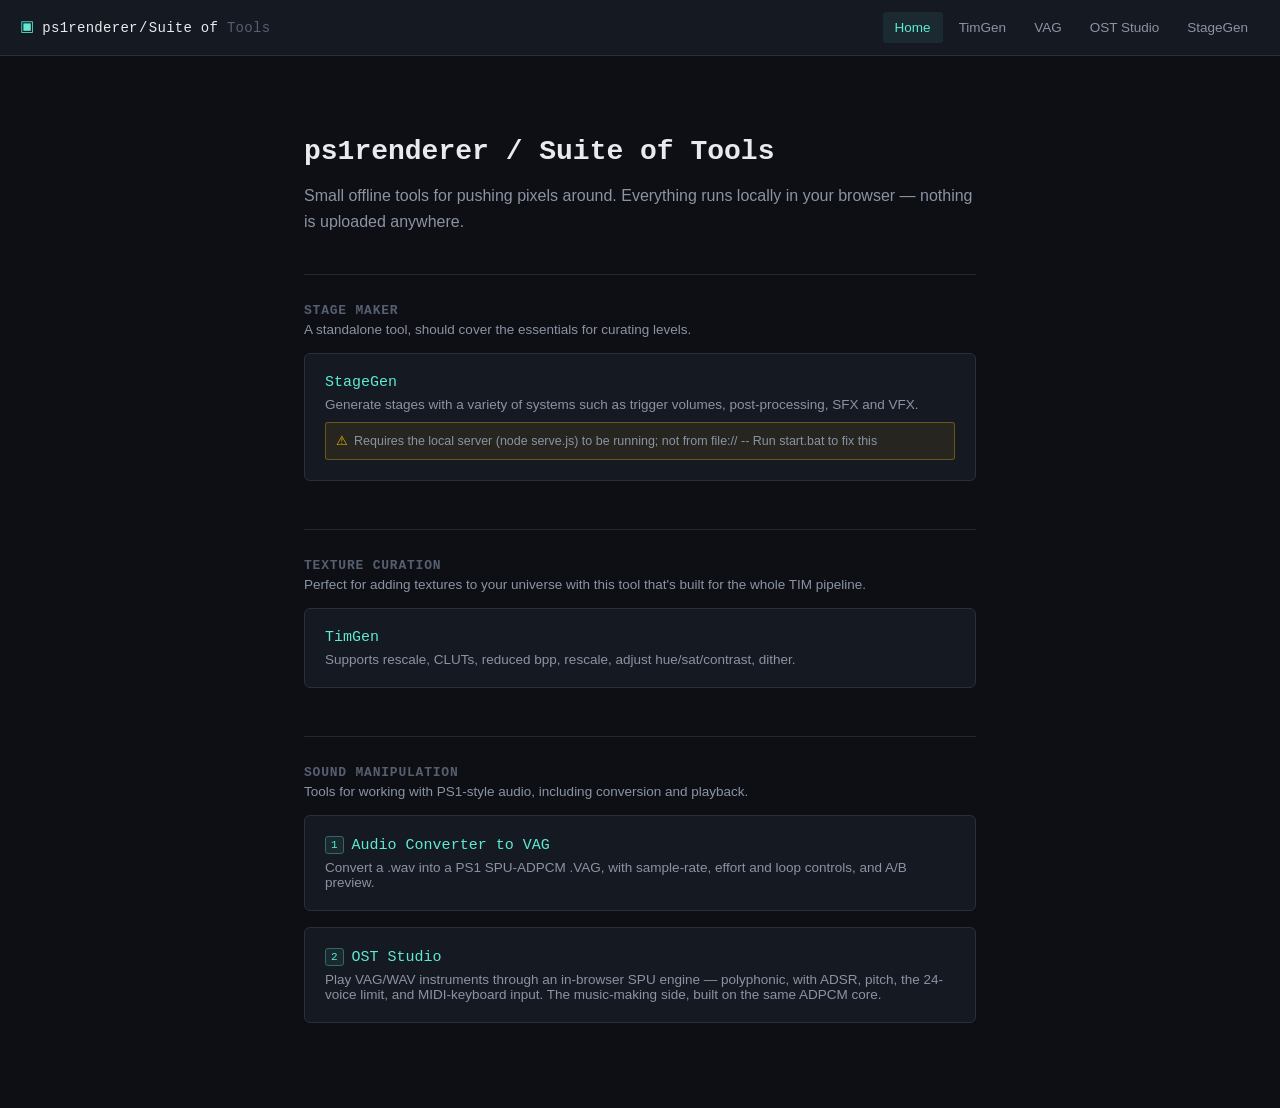
<file: suite/index.html>
<!DOCTYPE html>
<html lang="en">
<head>
  <meta charset="UTF-8" />
  <meta name="viewport" content="width=device-width, initial-scale=1.0" />
  <title>ps1renderer / Suite of Tools</title>
  <link rel="stylesheet" href="css/site.css" />
  <style>
    .home {
      max-width: 720px;
      margin: 0 auto;
      padding: 80px 24px;
    }
    .home h1 {
      font-family: var(--font-display);
      font-size: 28px;
      margin: 0 0 12px;
    }
    .home > p {
      color: var(--text-dim);
      line-height: 1.6;
    }
    .home-card {
      display: block;
      margin-top: 16px;
      padding: 20px;
      background: var(--panel);
      border: 1px solid var(--border);
      border-radius: var(--radius-md);
      text-decoration: none;
      transition: border-color var(--dur) ease;
    }
    .home-card:hover {
      border-color: var(--accent-dim);
    }
    .home-card__title {
      font-family: var(--font-display);
      color: var(--accent);
      font-size: 15px;
    }
    .home-card__desc {
      color: var(--text-dim);
      font-size: 13.5px;
      margin-top: 6px;
    }

    /* --- new: section grouping for the tool flow --- */
    .home-section {
      margin-top: 48px;
      padding-top: 28px;
      border-top: 1px solid var(--border-soft);
    }
    .home-section:first-of-type {
      margin-top: 40px;
    }
    .home-section__title {
      font-family: var(--font-display);
      font-size: 13px;
      letter-spacing: 0.06em;
      text-transform: uppercase;
      color: var(--text-faint);
      margin: 0 0 4px;
    }
    .home-section__desc {
      color: var(--text-dim);
      font-size: 13.5px;
      margin: 0 0 16px;
    }
    .home-card__warn {
      display: flex;
      align-items: baseline;
      gap: 6px;
      margin-top: 10px;
      padding: 8px 10px;
      font-size: 12.5px;
      line-height: 1.5;
      color: var(--text-dim);
      background: rgba(234, 179, 8, 0.08);
      border: 1px solid rgba(234, 179, 8, 0.35);
      border-radius: var(--radius-sm);
    }
    .home-card__warn::before {
      content: "⚠";
      color: #eab308;
      font-size: 13px;
    }
    .home-flow-step {
      display: inline-flex;
      align-items: center;
      justify-content: center;
      min-width: 18px;
      height: 18px;
      padding: 0 5px;
      margin-right: 8px;
      font-family: var(--font-display);
      font-size: 11px;
      color: var(--accent);
      background: rgba(94, 234, 212, 0.08);
      border: 1px solid var(--accent-dim);
      border-radius: var(--radius-sm);
      vertical-align: middle;
    }
  </style>
</head>
<body data-nav-key="home">
  <div id="site-navbar"></div>

  <main class="home">
    <h1>ps1renderer / Suite of Tools</h1>
    <p>Small offline tools for pushing pixels around. Everything runs locally in your browser — nothing is uploaded anywhere.</p>

    <section class="home-section">
      <h2 class="home-section__title">Stage Maker</h2>
      <p class="home-section__desc">A standalone tool, should cover the essentials for curating levels.</p>

      <a class="home-card" href="tools/stage-gen/index.html">
        <div class="home-card__title">StageGen</div>
        <div class="home-card__desc">Generate stages with a variety of systems such as trigger volumes, post-processing, SFX and VFX.</div>
        <div class="home-card__warn">Requires the local server (node serve.js) to be running; not from file:// -- Run start.bat to fix this</div>
      </a>
    </section>

    <section class="home-section">
      <h2 class="home-section__title">Texture Curation</h2>
      <p class="home-section__desc">Perfect for adding textures to your universe with this tool that's built for the whole TIM pipeline.</p>

      <a class="home-card" href="tools/tim-gen/index.html">
        <div class="home-card__title">TimGen</div>
        <div class="home-card__desc">Supports rescale, CLUTs, reduced bpp, rescale, adjust hue/sat/contrast, dither.</div>
      </a>
    </section>

    <section class="home-section">
      <h2 class="home-section__title">Sound Manipulation</h2>
      <p class="home-section__desc">Tools for working with PS1-style audio, including conversion and playback.</p>

      <a class="home-card" href="tools/audio-vag/index.html">
        <div class="home-card__title"><span class="home-flow-step">1</span>Audio Converter to VAG</div>
        <div class="home-card__desc">Convert a .wav into a PS1 SPU-ADPCM .VAG, with sample-rate, effort and loop controls, and A/B preview.</div>
      </a>

      <a class="home-card" href="tools/audio-ost/index.html">
        <div class="home-card__title"><span class="home-flow-step">2</span>OST Studio</div>
        <div class="home-card__desc">Play VAG/WAV instruments through an in-browser SPU engine — polyphonic, with ADSR, pitch, the 24-voice limit, and MIDI-keyboard input. The music-making side, built on the same ADPCM core.</div>
      </a>
    </section>
    
  </main>

  <script src="js/navbar.js"></script>
</body>
</html>
</file>
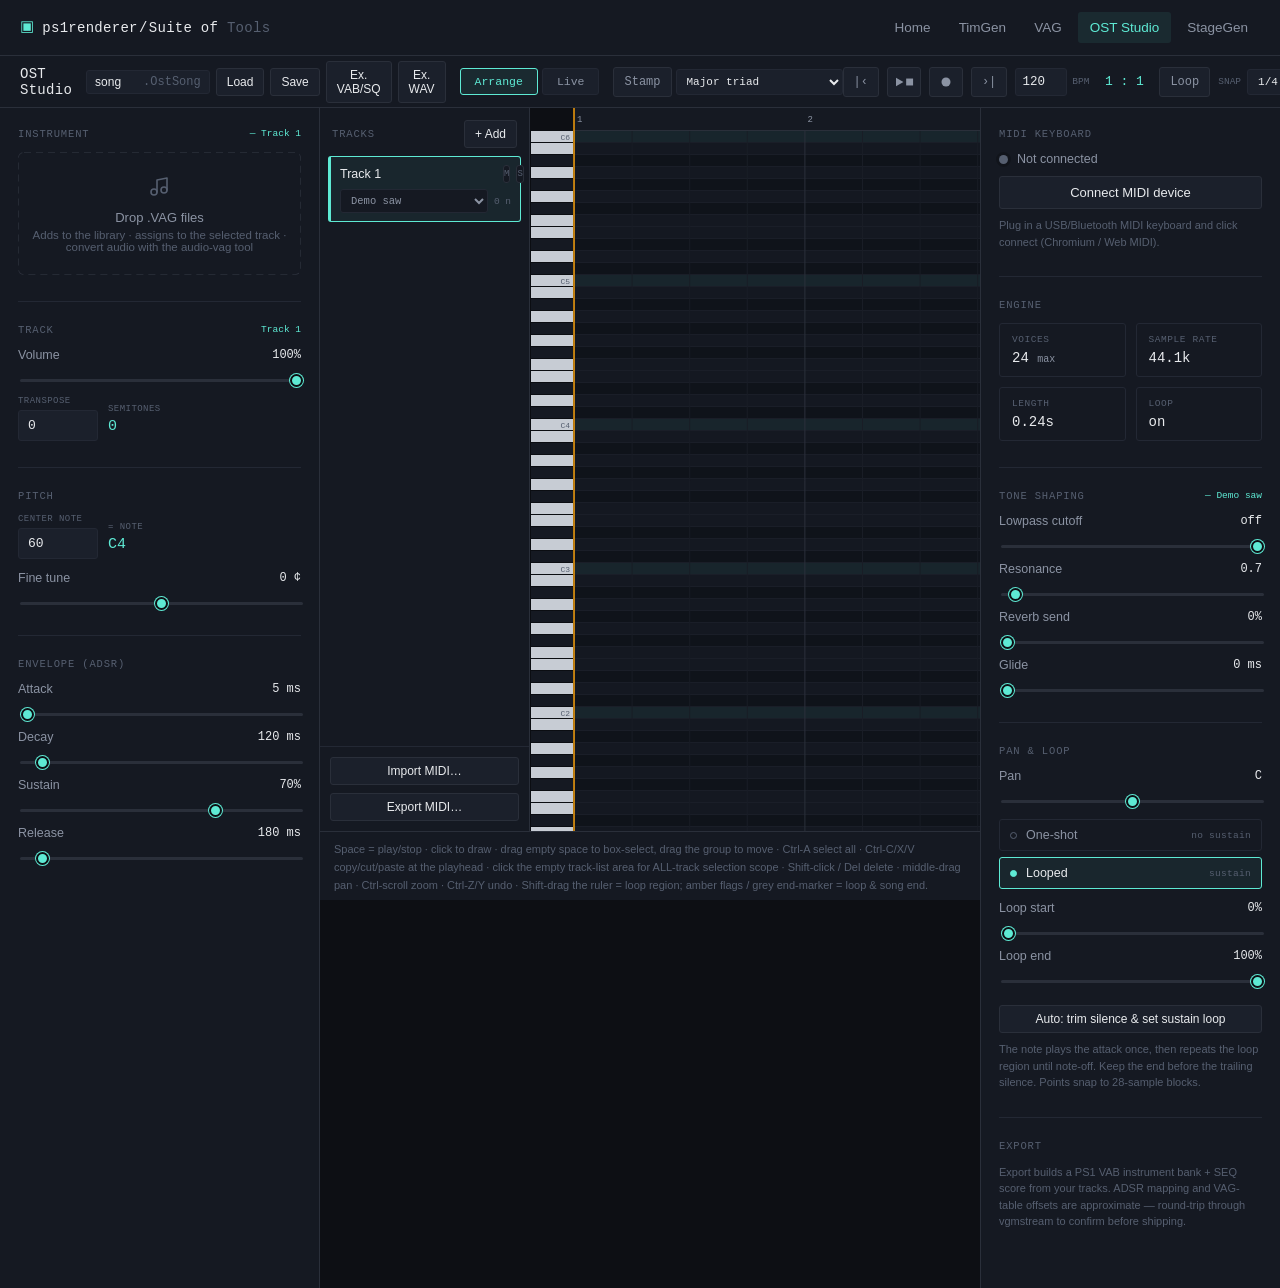
<file: suite/tools/audio-ost/index.html>
<!DOCTYPE html>
<html lang="en">
<head>
  <meta charset="UTF-8" />
  <meta name="viewport" content="width=device-width, initial-scale=1.0" />
  <title>OST Studio — ps1renderer / Suite of Tools</title>
  <link rel="stylesheet" href="../../css/site.css" />
  <link rel="stylesheet" href="css/tool.css" />
</head>
<body data-nav-key="ost" data-view="arrange">
  <div id="site-navbar"></div>

  <!-- ============================= TRANSPORT BAR ============================= -->
  <div class="transport">
    <div class="transport__group">
      <span class="transport__title">OST Studio</span>
      <div class="filegroup">
        <div class="file-chip file-chip--song" id="song-chip" title="Song name — used for saved and exported filenames">
          <span class="file-chip__name" id="file-chip-name" contenteditable="true" spellcheck="false">song</span>
          <span class="file-chip__dims" id="file-chip-dims">.OstSong</span>
        </div>
        <button class="btn btn--sm" id="btn-load-song" title="Load song (.OstSong)">Load</button>
        <button class="btn btn--sm" id="btn-save-song" title="Save song (.OstSong)">Save</button>
        <button class="btn btn--sm btn--export" id="btn-export" title="Export SEQ + VAB for PS1">Ex. VAB/SQ</button>
        <button class="btn btn--sm btn--export" id="btn-export-wav" title="Render and export a WAV mixdown">Ex. WAV</button>
        <input type="file" id="song-file-input" class="hidden-input" accept=".OstSong,.ostsong,application/json,.json" />
      </div>
      <div class="segmented viewswitch" id="viewswitch">
        <div class="segmented__option is-active" data-view="arrange">Arrange</div>
        <div class="segmented__option" data-view="live">Live</div>
      </div>
      <div class="stampgroup" id="stampgroup">
        <button class="tbtn tbtn--text" id="btn-stamp" title="Stamp tool — click the roll to drop a pattern (Shift+S)">Stamp</button>
        <select class="select select--mini" id="stamp-pattern" title="Pattern to stamp">
          <optgroup label="Chords">
            <option value="chord-major">Major triad</option>
            <option value="chord-minor">Minor triad</option>
            <option value="chord-maj7">Major 7th</option>
            <option value="chord-min7">Minor 7th</option>
            <option value="power">Power chord</option>
            <option value="octave">Octave</option>
          </optgroup>
          <optgroup label="Runs">
            <option value="arp-up">Arpeggio up</option>
            <option value="arp-down">Arpeggio down</option>
            <option value="arp-updown">Arpeggio up/down</option>
            <option value="chromatic-run">Chromatic run</option>
            <option value="triplet">Triplet</option>
          </optgroup>
        </select>
      </div>
    </div>

    <div class="transport__group transport__controls" id="transport-controls">
      <button class="tbtn tbtn--text" id="btn-to-start" title="Jump to start">|&#8249;</button>
      <button class="tbtn tbtn--play" id="btn-play" title="Play / Stop (Space)" aria-label="Play">
        <svg class="ico-play" viewBox="0 0 16 16" width="14" height="14"><path d="M3 1.5l11 6.5-11 6.5z" fill="currentColor"/></svg>
        <svg class="ico-stop" viewBox="0 0 16 16" width="12" height="12" hidden><rect x="2" y="2" width="12" height="12" fill="currentColor"/></svg>
      </button>
      <button class="tbtn tbtn--rec" id="btn-record" title="Arm recording">
        <svg viewBox="0 0 16 16" width="12" height="12"><circle cx="8" cy="8" r="6" fill="currentColor"/></svg>
      </button>
      <button class="tbtn tbtn--text" id="btn-to-end" title="Jump to end">&#8250;|</button>
      <div class="tempo">
        <input type="number" id="bpm-input" min="20" max="300" value="120" /><span class="tempo__u">BPM</span>
      </div>
      <div class="pos-readout" id="pos-readout">1 : 1</div>
      <button class="tbtn tbtn--text" id="btn-loop" title="Toggle loop region">Loop</button>
      <label class="mini-field"><span>Snap</span>
        <select class="select select--mini" id="snap-select">
          <option value="1">1/1</option>
          <option value="2">1/2</option>
          <option value="4" selected>1/4</option>
          <option value="8">1/8</option>
          <option value="16">1/16</option>
          <option value="0">Off</option>
        </select>
      </label>
      <div class="zoombtns">
        <button class="tbtn tbtn--text" id="btn-zoom-out" title="Zoom out">−</button>
        <button class="tbtn tbtn--text" id="btn-zoom-in" title="Zoom in">+</button>
      </div>
    </div>

    <div class="transport__group">
      <span class="voicecount" title="SPU voices sounding"><b id="voice-count-mini">0</b>/24</span>
      <div class="master">
        <span class="master__label">Master</span>
        <input type="range" id="master-gain" min="0" max="100" value="80" step="1" />
      </div>
      <button class="btn" id="btn-panic" title="Stop all sound">Panic</button>
    </div>
  </div>

  <div class="workbench">
    <!-- ============================= LEFT RAIL: INSTRUMENT ============================= -->
    <aside class="rail rail--left">
      <div class="rail__section">
        <p class="rail__label">Instrument <span class="rail__target" id="inst-target">— live</span></p>
        <label class="dropzone" id="dropzone" for="file-input">
          <div class="dropzone__icon" aria-hidden="true">
            <svg viewBox="0 0 24 24" width="24" height="24" fill="none" stroke="currentColor" stroke-width="1.6" stroke-linecap="round" stroke-linejoin="round">
              <path d="M9 18V6l10-2v12"/><circle cx="6" cy="18" r="3"/><circle cx="16" cy="16" r="3"/>
            </svg>
          </div>
          <div class="dropzone__text">Drop .VAG files</div>
          <div class="dropzone__hint">Adds to the library · assigns to the selected track · convert audio with the audio-vag tool</div>
          <input type="file" id="file-input" accept=".vag,.VAG" multiple />
        </label>
        <div class="samplelib" id="sample-lib" hidden>
          <p class="samplelib__label">Library</p>
          <div class="samplelib__list" id="sample-lib-list"></div>
        </div>
      </div>

      <div class="rail__section track-only" id="track-section">
        <p class="rail__label">Track <span class="rail__target" id="track-target"></span></p>
        <div class="slider-row"><div class="slider-row__head"><span>Volume</span><span class="slider-row__value" id="tvol-value">100%</span></div><input type="range" id="track-volume" min="0" max="100" value="100" step="1" /></div>
        <div class="field-row" style="margin-top:8px;">
          <label class="field"><span class="field__k">Transpose</span>
            <input type="number" id="track-transpose" class="num-input" min="-48" max="48" value="0" /></label>
          <div class="field field--readout"><span class="field__k">semitones</span><span class="field__v" id="track-transpose-oct">0</span></div>
        </div>
      </div>

      <div class="rail__section">
        <p class="rail__label">Pitch</p>
        <div class="field-row">
          <label class="field"><span class="field__k">Center note</span>
            <input type="number" id="center-note" class="num-input" min="0" max="127" value="60" /></label>
          <div class="field field--readout"><span class="field__k">= note</span><span class="field__v" id="center-note-name">C4</span></div>
        </div>
        <div class="slider-row" style="margin-top:12px;"><div class="slider-row__head"><span>Fine tune</span><span class="slider-row__value" id="detune-value">0 ¢</span></div><input type="range" id="detune" min="-100" max="100" value="0" step="1" /></div>
      </div>

      <div class="rail__section">
        <p class="rail__label">Envelope (ADSR)</p>
        <div class="slider-row"><div class="slider-row__head"><span>Attack</span><span class="slider-row__value" id="atk-value">5 ms</span></div><input type="range" id="adsr-attack" min="0" max="1000" value="5" step="1" /></div>
        <div class="slider-row"><div class="slider-row__head"><span>Decay</span><span class="slider-row__value" id="dec-value">120 ms</span></div><input type="range" id="adsr-decay" min="0" max="2000" value="120" step="1" /></div>
        <div class="slider-row"><div class="slider-row__head"><span>Sustain</span><span class="slider-row__value" id="sus-value">70%</span></div><input type="range" id="adsr-sustain" min="0" max="100" value="70" step="1" /></div>
        <div class="slider-row"><div class="slider-row__head"><span>Release</span><span class="slider-row__value" id="rel-value">180 ms</span></div><input type="range" id="adsr-release" min="0" max="3000" value="180" step="1" /></div>
      </div>

    </aside>

    <!-- ============================= CENTER: STAGE ============================= -->
    <main class="stage stage--flush" id="stage">

      <!-- ARRANGE VIEW (the DAW) -->
      <section class="view view--arrange" id="view-arrange">
        <div class="arrange">
          <div class="arrange__side">
            <div class="tracklist__head">
              <span>Tracks</span>
              <button class="btn btn--sm" id="btn-add-track">+ Add</button>
            </div>
            <div class="tracklist" id="tracklist"></div>
            <div class="io-row">
              <button class="btn btn--sm btn--wide" id="btn-import-midi">Import MIDI…</button>
              <button class="btn btn--sm btn--wide" id="btn-export-midi" title="Export the song as a Standard MIDI File (transpose baked in)">Export MIDI…</button>
              <input type="file" id="midi-file-input" class="hidden-input" accept=".mid,.midi" />
            </div>
          </div>
          <div class="rollwrap">
            <canvas id="roll-canvas" class="roll-canvas"></canvas>
          </div>
        </div>
        <div class="arrange__foot">
          <span class="foot-hint">Space = play/stop · click to draw · drag empty space to box-select, drag the group to move · Ctrl-A select all · Ctrl-C/X/V copy/cut/paste at the playhead · click the empty track-list area for ALL-track selection scope · Shift-click / Del delete · middle-drag pan · Ctrl-scroll zoom · Ctrl-Z/Y undo · Shift-drag the ruler = loop region; amber flags / grey end-marker = loop &amp; song end.</span>
        </div>
      </section>

      <!-- LIVE VIEW (instrument tester, from Milestone 1) -->
      <section class="view view--live" id="view-live" hidden>
        <div class="voicebar">
          <div class="voicebar__head"><span class="voicebar__label">SPU voices</span><span class="voicebar__count"><span id="voice-count">0</span> / 24</span></div>
          <div class="voicebar__slots" id="voice-slots"></div>
          <div class="voicebar__hint">Peak <span id="voice-peak">0</span> · 24-voice hardware ceiling; oldest notes are stolen past it.</div>
        </div>
        <div class="sample-view">
          <div class="scope__label">Instrument waveform <span id="sample-name">—</span></div>
          <canvas class="sample-canvas" id="sample-canvas" width="900" height="120"></canvas>
        </div>
        <div class="now-note" id="now-note">Press a key, click the piano, or connect a MIDI device</div>
        <div class="piano" id="piano" aria-label="On-screen keyboard"></div>
        <div class="piano-help">
          Computer keys <kbd>A</kbd><kbd>W</kbd><kbd>S</kbd><kbd>E</kbd><kbd>D</kbd>… play notes ·
          <kbd>Z</kbd>/<kbd>X</kbd> shift octave · base octave <b id="kbd-octave">4</b>
        </div>
      </section>
    </main>

    <!-- ============================= RIGHT RAIL ============================= -->
    <aside class="rail rail--right">
      <div class="rail__section">
        <p class="rail__label">MIDI keyboard</p>
        <div class="midi-status" id="midi-status"><span class="midi-status__dot" id="midi-dot"></span><span id="midi-status-text">Not connected</span></div>
        <button class="btn btn--wide" id="btn-midi" style="margin-top:10px;">Connect MIDI device</button>
        <select class="select" id="midi-select" style="margin-top:10px;" hidden></select>
        <p class="rail__note">Plug in a USB/Bluetooth MIDI keyboard and click connect (Chromium / Web MIDI).</p>
      </div>
      <div class="rail__section">
        <p class="rail__label">Engine</p>
        <div class="stats stats--col">
          <div class="stat"><div class="stat__k">Voices</div><div class="stat__v">24 <small>max</small></div></div>
          <div class="stat"><div class="stat__k">Sample rate</div><div class="stat__v" id="stat-rate">—</div></div>
          <div class="stat"><div class="stat__k">Length</div><div class="stat__v" id="stat-len">—</div></div>
          <div class="stat"><div class="stat__k">Loop</div><div class="stat__v" id="stat-loop">—</div></div>
        </div>
      </div>
      <div class="rail__section">
        <p class="rail__label">Tone shaping <span class="rail__target" id="tone-target"></span></p>
        <div class="slider-row"><div class="slider-row__head"><span>Lowpass cutoff</span><span class="slider-row__value" id="cutoff-value">off</span></div><input type="range" id="cutoff" min="200" max="20000" value="20000" step="100" /></div>
        <div class="slider-row"><div class="slider-row__head"><span>Resonance</span><span class="slider-row__value" id="reso-value">0.7</span></div><input type="range" id="resonance" min="1" max="200" value="7" step="1" /></div>
        <div class="slider-row"><div class="slider-row__head"><span>Reverb send</span><span class="slider-row__value" id="reverb-value">0%</span></div><input type="range" id="reverb-send" min="0" max="100" value="0" step="1" /></div>
        <div class="slider-row"><div class="slider-row__head"><span>Glide</span><span class="slider-row__value" id="glide-value">0 ms</span></div><input type="range" id="glide" min="0" max="600" value="0" step="1" /></div>
      </div>

      <div class="rail__section">
        <p class="rail__label">Pan &amp; loop</p>
        <div class="slider-row"><div class="slider-row__head"><span>Pan</span><span class="slider-row__value" id="pan-value">C</span></div><input type="range" id="pan" min="-100" max="100" value="0" step="1" /></div>
        <div class="dither-options" id="loop-options" style="margin-top:12px;">
          <div class="dither-option" data-loop="off"><span class="dither-option__dot"></span> One-shot <span class="opt-tag opt-tag--muted">no sustain</span></div>
          <div class="dither-option is-active" data-loop="on"><span class="dither-option__dot"></span> Looped <span class="opt-tag opt-tag--muted">sustain</span></div>
        </div>
        <div id="loop-region" hidden>
          <div class="slider-row" style="margin-top:12px;"><div class="slider-row__head"><span>Loop start</span><span class="slider-row__value" id="loopstart-value">0%</span></div><input type="range" id="loop-start" min="0" max="1000" value="0" step="1" /></div>
          <div class="slider-row"><div class="slider-row__head"><span>Loop end</span><span class="slider-row__value" id="loopend-value">100%</span></div><input type="range" id="loop-end" min="0" max="1000" value="1000" step="1" /></div>
          <button class="btn btn--sm btn--wide" id="btn-trim-loop" style="margin-top:8px;">Auto: trim silence &amp; set sustain loop</button>
          <p class="rail__note">The note plays the attack once, then repeats the loop region until note-off. Keep the end before the trailing silence. Points snap to 28-sample blocks.</p>
        </div>
      </div>

      <div class="rail__section">
        <p class="rail__label">Export</p>
        <p class="rail__note">Export builds a PS1 VAB instrument bank + SEQ score from your tracks. ADSR mapping and VAG-table offsets are approximate — round-trip through vgmstream to confirm before shipping.</p>
      </div>
    </aside>
  </div>

  <div class="toast" id="toast"></div>

  <script src="../../js/navbar.js"></script>
  <script src="js/adpcm.js"></script>
  <script src="js/vag.js"></script>
  <script src="js/spu.js"></script>
  <script src="js/song.js"></script>
  <script src="js/roll.js"></script>
  <script src="js/scheduler.js"></script>
  <script src="js/seqvab.js"></script>
  <script src="js/midi.js"></script>
  <script src="js/wav.js"></script>
  <script src="js/app.js"></script>
</body>
</html>
</file>
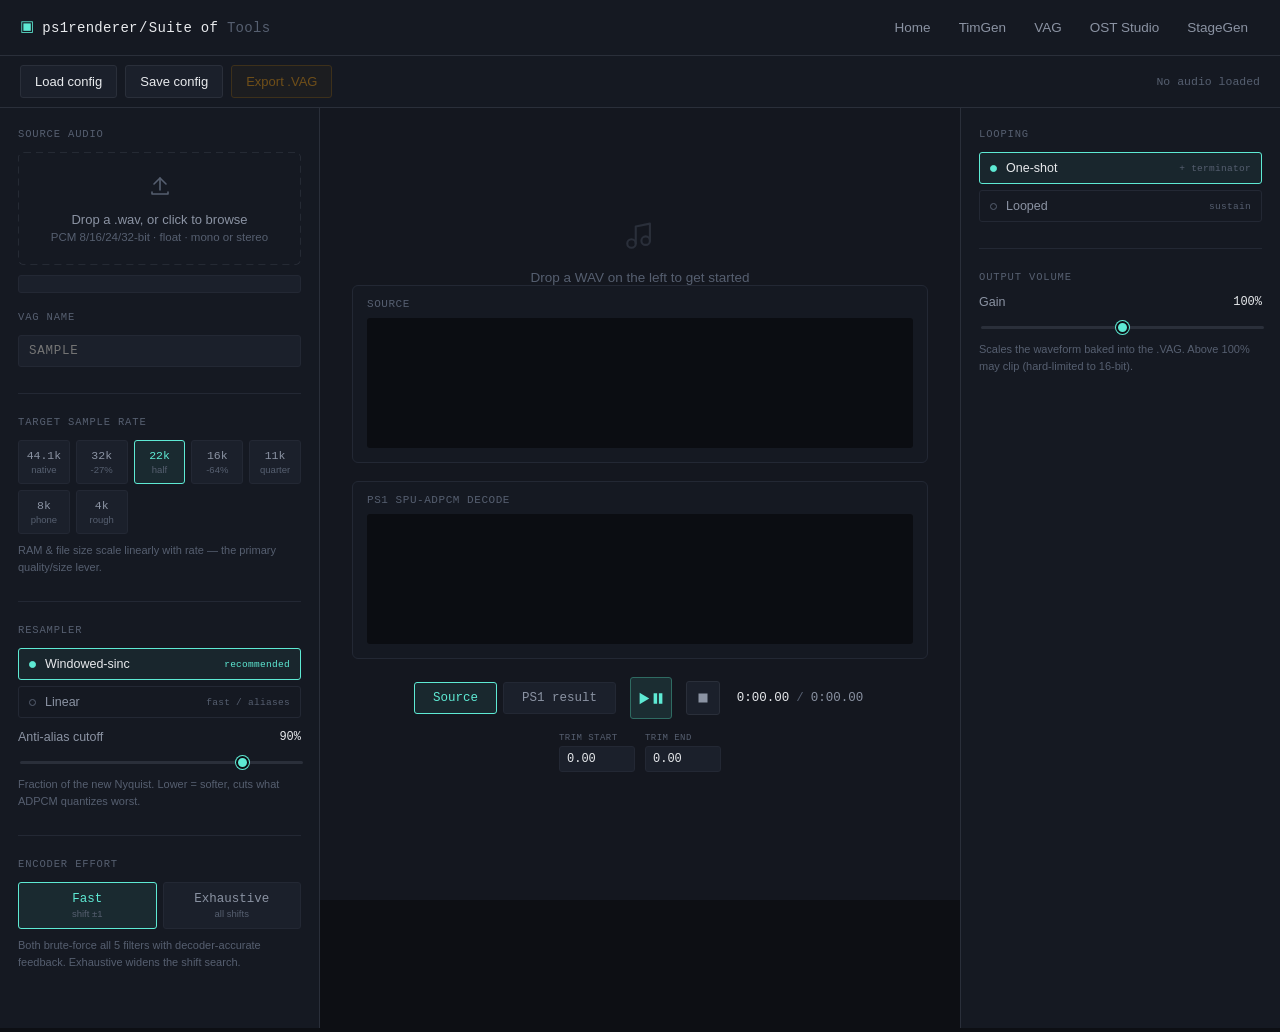
<file: suite/tools/audio-vag/index.html>
<!DOCTYPE html>
<html lang="en">
<head>
  <meta charset="UTF-8" />
  <meta name="viewport" content="width=device-width, initial-scale=1.0" />
  <title>Audio Bank — ps1renderer / Suite of Tools</title>
  <link rel="stylesheet" href="../../css/site.css" />
  <link rel="stylesheet" href="css/tool.css" />
</head>
<body data-nav-key="audio">
  <div id="site-navbar"></div>

  <!-- ============================= TRANSPORT BAR (top) ============================= -->
  <div class="transport">
    <div class="transport__group">
      <button class="btn" id="btn-load-config">Load config</button>
      <input type="file" id="load-config-input" class="hidden-input" accept=".VagConfig,.vagconfig,application/json" />
      <button class="btn" id="btn-save-config">Save config</button>
      <button class="btn btn--export" id="btn-export-vag" disabled>Export .VAG</button>
    </div>
    <div class="transport__status" id="transport-status">No audio loaded</div>
  </div>

  <div class="workbench">
    <!-- ============================= LEFT RAIL ============================= -->
    <aside class="rail rail--left">

      <div class="rail__section">
        <p class="rail__label">Source audio</p>
        <label class="dropzone" id="dropzone" for="file-input">
          <div class="dropzone__icon" aria-hidden="true">
            <svg viewBox="0 0 24 24" width="24" height="24" fill="none" stroke="currentColor" stroke-width="1.6" stroke-linecap="round" stroke-linejoin="round">
              <path d="M12 16V4"/><path d="M6 10l6-6 6 6"/><path d="M4 18v2h16v-2"/>
            </svg>
          </div>
          <div class="dropzone__text">Drop a .wav, or click to browse</div>
          <div class="dropzone__hint">PCM 8/16/24/32-bit &middot; float &middot; mono or stereo</div>
          <input type="file" id="file-input" accept="audio/wav,.wav" />
        </label>
        <div class="file-chip" id="file-chip" hidden>
          <span class="file-chip__name" id="file-chip-name"></span>
          <span class="file-chip__dims" id="file-chip-dims"></span>
        </div>
        <p class="rail__label" style="margin-top: 18px;">VAG name</p>
        <input type="text" id="vag-name" class="text-input" maxlength="15" placeholder="SAMPLE" />
      </div>

      <div class="rail__section">
        <p class="rail__label">Target sample rate</p>
        <div class="segmented segmented--rate" id="rate-selector">
          <div class="segmented__option" data-rate="44100">44.1k<span class="segmented__option-sub">native</span></div>
          <div class="segmented__option" data-rate="32000">32k<span class="segmented__option-sub">-27%</span></div>
          <div class="segmented__option is-active" data-rate="22050">22k<span class="segmented__option-sub">half</span></div>
          <div class="segmented__option" data-rate="16000">16k<span class="segmented__option-sub">-64%</span></div>
          <div class="segmented__option" data-rate="11025">11k<span class="segmented__option-sub">quarter</span></div>
          <div class="segmented__option" data-rate="8000">8k<span class="segmented__option-sub">phone</span></div>
          <div class="segmented__option" data-rate="4000">4k<span class="segmented__option-sub">rough</span></div>
        </div>
        <p class="rail__note">RAM &amp; file size scale linearly with rate — the primary quality/size lever.</p>
      </div>

      <div class="rail__section">
        <p class="rail__label">Resampler</p>
        <div class="dither-options" id="resampler-options">
          <div class="dither-option is-active" data-quality="sinc">
            <span class="dither-option__dot"></span> Windowed-sinc <span class="opt-tag">recommended</span>
          </div>
          <div class="dither-option" data-quality="linear">
            <span class="dither-option__dot"></span> Linear <span class="opt-tag opt-tag--muted">fast / aliases</span>
          </div>
        </div>
        <div class="slider-row" style="margin-top: 12px;">
          <div class="slider-row__head">
            <span>Anti-alias cutoff</span>
            <span class="slider-row__value" id="cutoff-value">90%</span>
          </div>
          <input type="range" id="cutoff" min="50" max="100" value="90" step="1" />
          <p class="rail__note">Fraction of the new Nyquist. Lower = softer, cuts what ADPCM quantizes worst.</p>
        </div>
      </div>

      <div class="rail__section">
        <p class="rail__label">Encoder effort</p>
        <div class="segmented" id="effort-selector">
          <div class="segmented__option is-active" data-effort="fast">Fast<span class="segmented__option-sub">shift &plusmn;1</span></div>
          <div class="segmented__option" data-effort="exhaustive">Exhaustive<span class="segmented__option-sub">all shifts</span></div>
        </div>
        <p class="rail__note">Both brute-force all 5 filters with decoder-accurate feedback. Exhaustive widens the shift search.</p>
      </div>

    </aside>

    <!-- ============================= CENTER: STAGE ============================= -->
    <main class="stage" id="stage">
      <div class="stage__empty" id="stage-empty">
        <div class="stage__empty-icon" aria-hidden="true">
          <svg viewBox="0 0 24 24" width="34" height="34" fill="none" stroke="currentColor" stroke-width="1.5" stroke-linecap="round" stroke-linejoin="round">
            <path d="M9 18V6l10-2v12"/><circle cx="6" cy="18" r="3"/><circle cx="16" cy="16" r="3"/>
          </svg>
        </div>
        Drop a WAV on the left to get started
      </div>

      <div class="scope" id="scope" hidden>
        <div class="scope__panel">
          <div class="scope__label">Source <span id="scope-src-rate"></span></div>
          <div class="scope__wave" id="wrap-source" data-monitor="source">
            <canvas class="scope__canvas" id="wave-source" width="900" height="130"></canvas>
            <div class="playhead" id="playhead-source" hidden></div>
          </div>
        </div>
        <div class="scope__panel">
          <div class="scope__label">PS1 SPU-ADPCM decode <span id="scope-out-rate"></span></div>
          <div class="scope__wave" id="wrap-output" data-monitor="output">
            <canvas class="scope__canvas" id="wave-output" width="900" height="130"></canvas>
            <div class="playhead" id="playhead-output" hidden></div>
          </div>
        </div>

        <div class="player" id="player">
          <div class="segmented player__monitor" id="monitor" title="Choose which stream you hear (switches at the same position)">
            <div class="segmented__option is-active" data-monitor="source">Source</div>
            <div class="segmented__option" data-monitor="output">PS1 result</div>
          </div>
          <button class="player__play" id="play-toggle" title="Play / pause (Space)" aria-label="Play">
            <svg class="ico-play" viewBox="0 0 16 16" width="15" height="15" aria-hidden="true"><path d="M3 1.5l11 6.5-11 6.5z" fill="currentColor"/></svg>
            <svg class="ico-pause" viewBox="0 0 16 16" width="15" height="15" aria-hidden="true" hidden><rect x="3" y="2" width="4" height="12" fill="currentColor"/><rect x="9" y="2" width="4" height="12" fill="currentColor"/></svg>
          </button>
          <button class="player__stop" id="play-stop" title="Stop" aria-label="Stop">
            <svg viewBox="0 0 16 16" width="12" height="12" aria-hidden="true"><rect x="2" y="2" width="12" height="12" fill="currentColor"/></svg>
          </button>
          <div class="player__time"><span id="time-cur">0:00.00</span><span class="player__time-sep">/</span><span id="time-tot">0:00.00</span></div>
          <div class="player__trim">
            <label class="trim-field"><span>Trim start</span><input type="number" id="trim-start" class="trim-input" min="0" step="0.01" value="0.00" title="Trimmed start (seconds)" /></label>
            <label class="trim-field"><span>Trim end</span><input type="number" id="trim-end" class="trim-input" min="0" step="0.01" value="0.00" title="Trimmed end (seconds)" /></label>
          </div>
        </div>

        <div class="stats" id="stats"></div>
      </div>
    </main>

    <!-- ============================= RIGHT RAIL ============================= -->
    <aside class="rail rail--right">

      <div class="rail__section">
        <p class="rail__label">Looping</p>
        <div class="dither-options" id="loop-options">
          <div class="dither-option is-active" data-loop="off">
            <span class="dither-option__dot"></span> One-shot <span class="opt-tag opt-tag--muted">+ terminator</span>
          </div>
          <div class="dither-option" data-loop="on">
            <span class="dither-option__dot"></span> Looped <span class="opt-tag opt-tag--muted">sustain</span>
          </div>
        </div>
        <div class="slider-row" id="loop-start-row" style="margin-top: 12px;" hidden>
          <div class="slider-row__head">
            <span>Loop start</span>
            <span class="slider-row__value" id="loop-start-value">0</span>
          </div>
          <input type="range" id="loop-start" min="0" max="100" value="0" step="1" />
          <p class="rail__note">Snaps to a 28-sample block boundary. WAV smpl loops auto-fill this.</p>
        </div>
      </div>

      <div class="rail__section">
        <p class="rail__label">Output volume</p>
        <div class="slider-row">
          <div class="slider-row__head">
            <span>Gain</span>
            <span class="slider-row__value" id="volume-value">100%</span>
          </div>
          <input type="range" id="volume" min="0" max="200" value="100" step="1" />
          <p class="rail__note">Scales the waveform baked into the .VAG. Above 100% may clip (hard-limited to 16-bit).</p>
        </div>
      </div>

    </aside>
  </div>

  <div class="toast" id="toast"></div>

  <script src="../../js/navbar.js"></script>
  <script src="js/wav.js"></script>
  <script src="js/resample.js"></script>
  <script src="js/adpcm.js"></script>
  <script src="js/vag.js"></script>
  <script src="js/app.js"></script>
</body>
</html>
</file>
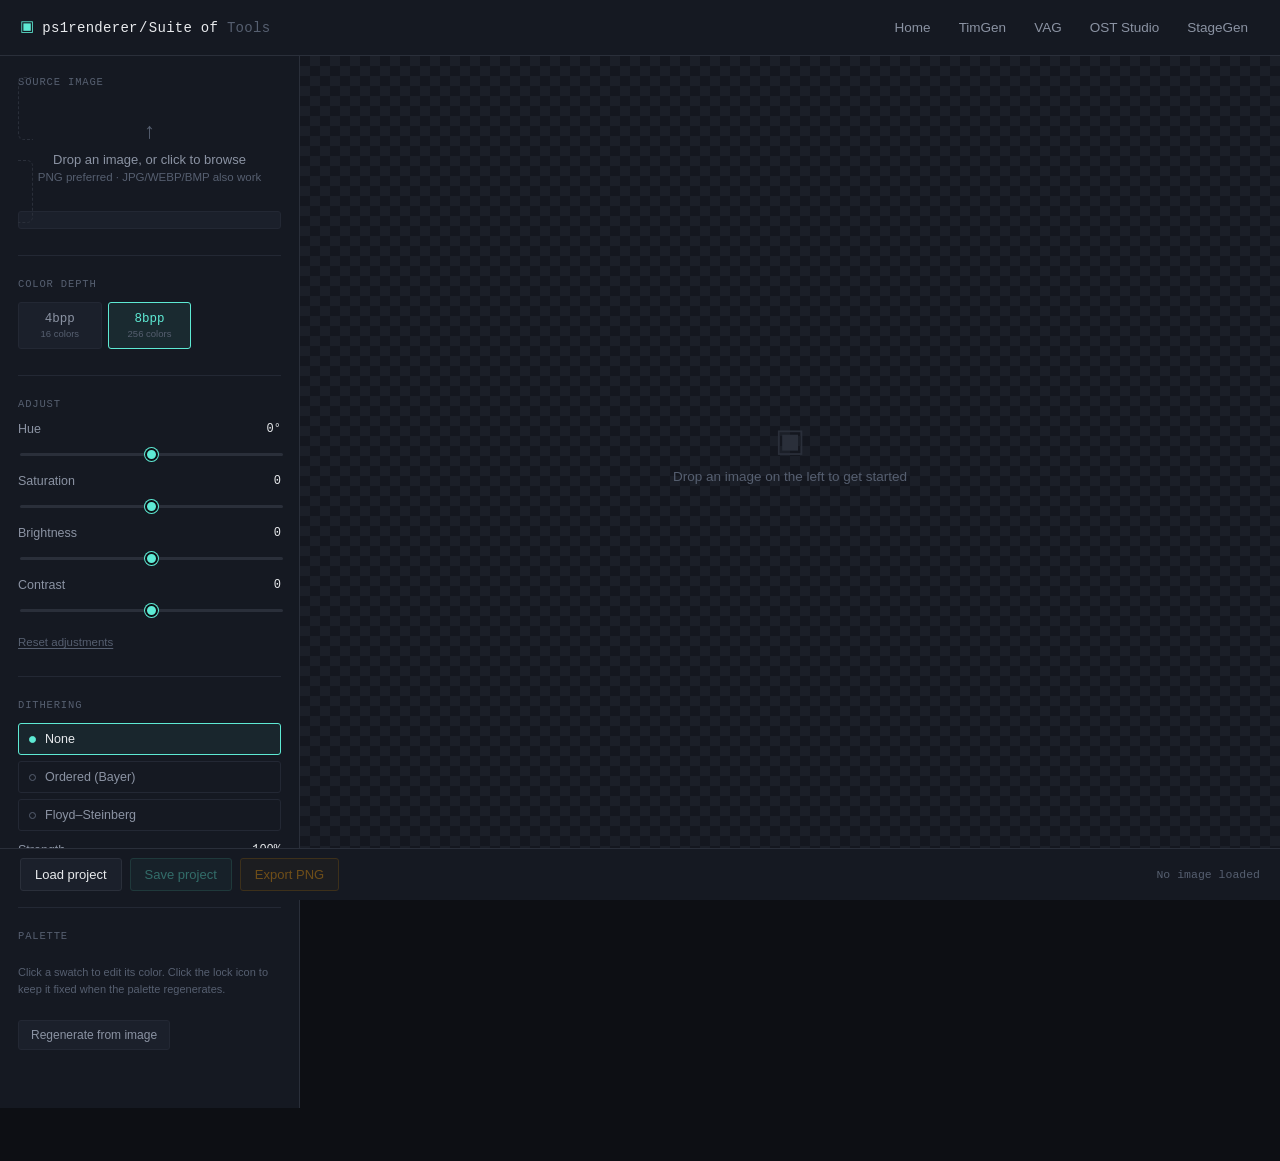
<file: suite/tools/image-bpp/index.html>
<!DOCTYPE html>
<html lang="en">
<head>
  <meta charset="UTF-8" />
  <meta name="viewport" content="width=device-width, initial-scale=1.0" />
  <title>BPP Image Tool — ps1renderer / Suite of Tools</title>
  <link rel="stylesheet" href="../../css/site.css" />
  <link rel="stylesheet" href="css/tool.css" />
</head>
<body data-nav-key="bpp">
  <div id="site-navbar"></div>

  <div class="workbench">
    <!-- ============================= LEFT RAIL ============================= -->
    <aside class="rail">

      <div class="rail__section">
        <p class="rail__label">Source image</p>
        <label class="dropzone" id="dropzone" for="file-input">
          <div class="dropzone__icon">&#8593;</div>
          <div class="dropzone__text">Drop an image, or click to browse</div>
          <div class="dropzone__hint">PNG preferred &middot; JPG/WEBP/BMP also work</div>
          <input type="file" id="file-input" accept="image/*" />
        </label>
        <div class="file-chip" id="file-chip" hidden>
          <span class="file-chip__name" id="file-chip-name"></span>
          <span class="file-chip__dims" id="file-chip-dims"></span>
        </div>
      </div>

      <div class="rail__section">
        <p class="rail__label">Color depth</p>
        <div class="segmented" id="bpp-selector">
          <div class="segmented__option" data-bpp="4">
            4bpp<span class="segmented__option-sub">16 colors</span>
          </div>
          <div class="segmented__option is-active" data-bpp="8">
            8bpp<span class="segmented__option-sub">256 colors</span>
          </div>
        </div>
      </div>

      <div class="rail__section">
        <p class="rail__label">Adjust</p>

        <div class="slider-row">
          <div class="slider-row__head">
            <span>Hue</span>
            <span class="slider-row__value" id="hue-value">0&deg;</span>
          </div>
          <input type="range" id="hue" min="-180" max="180" value="0" step="1" />
        </div>

        <div class="slider-row">
          <div class="slider-row__head">
            <span>Saturation</span>
            <span class="slider-row__value" id="saturation-value">0</span>
          </div>
          <input type="range" id="saturation" min="-100" max="100" value="0" step="1" />
        </div>

        <div class="slider-row">
          <div class="slider-row__head">
            <span>Brightness</span>
            <span class="slider-row__value" id="brightness-value">0</span>
          </div>
          <input type="range" id="brightness" min="-100" max="100" value="0" step="1" />
        </div>

        <div class="slider-row">
          <div class="slider-row__head">
            <span>Contrast</span>
            <span class="slider-row__value" id="contrast-value">0</span>
          </div>
          <input type="range" id="contrast" min="-100" max="100" value="0" step="1" />
        </div>

        <span class="reset-link" id="reset-adjustments">Reset adjustments</span>
      </div>

      <div class="rail__section">
        <p class="rail__label">Dithering</p>
        <div class="dither-options" id="dither-options">
          <div class="dither-option is-active" data-mode="none">
            <span class="dither-option__dot"></span> None
          </div>
          <div class="dither-option" data-mode="ordered">
            <span class="dither-option__dot"></span> Ordered (Bayer)
          </div>
          <div class="dither-option" data-mode="floyd-steinberg">
            <span class="dither-option__dot"></span> Floyd&ndash;Steinberg
          </div>
        </div>
        <div class="slider-row" style="margin-top: 12px;">
          <div class="slider-row__head">
            <span>Strength</span>
            <span class="slider-row__value" id="dither-strength-value">100%</span>
          </div>
          <input type="range" id="dither-strength" min="0" max="100" value="100" step="1" />
        </div>
      </div>

      <div class="rail__section">
        <p class="rail__label">Palette</p>
        <div class="palette-strip" id="palette-strip"></div>
        <p class="palette-hint">Click a swatch to edit its color. Click the lock icon to keep it fixed when the palette regenerates.</p>
        <button class="btn-secondary" id="regenerate-palette">Regenerate from image</button>
      </div>

    </aside>

    <!-- ============================= RIGHT: STAGE ============================= -->
    <main class="stage" id="stage">
      <div class="stage__empty" id="stage-empty">
        <div class="stage__empty-icon">&#9635;</div>
        Drop an image on the left to get started
      </div>
      <canvas id="output-canvas" hidden></canvas>
      <div class="stage__readout" id="stage-readout" hidden></div>
    </main>
  </div>

  <!-- ============================= TRANSPORT BAR ============================= -->
  <div class="transport">
    <div class="transport__group">
      <button class="btn" id="btn-load-project">Load project</button>
      <input type="file" id="load-project-input" class="hidden-input" accept=".bppproject,.json" />
      <button class="btn btn--primary" id="btn-save-project" disabled>Save project</button>
      <button class="btn btn--export" id="btn-export-png" disabled>Export PNG</button>
    </div>
    <div class="transport__status" id="transport-status">No image loaded</div>
  </div>

  <div class="toast" id="toast"></div>

  <script src="../../js/navbar.js"></script>
  <script src="js/palette.js"></script>
  <script src="js/quantizer.js"></script>
  <script src="js/adjust.js"></script>
  <script src="js/dither.js"></script>
  <script src="js/renderer.js"></script>
  <script src="js/project.js"></script>
  <script src="js/app.js"></script>
</body>
</html>
</file>
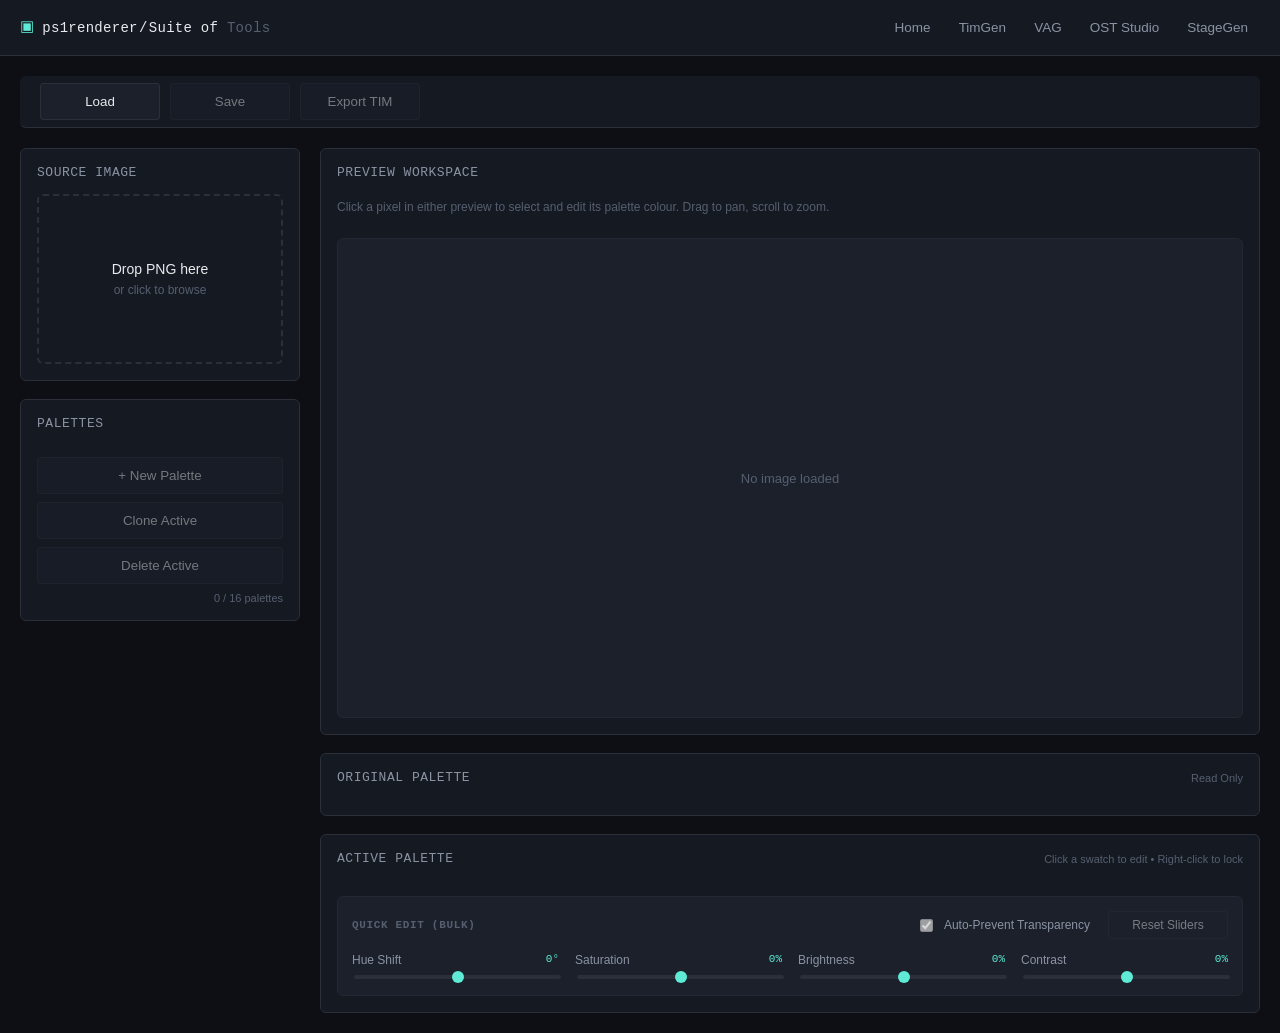
<file: suite/tools/palette-maker/index.html>
<!DOCTYPE html>
<html lang="en">
<head>
    <meta charset="UTF-8">
    <meta name="viewport" content="width=device-width, initial-scale=1.0">
    <title>PaletteGen — ps1renderer / Suite of Tools</title>

    <link rel="stylesheet" href="../../css/site.css">
    <link rel="stylesheet" href="css/tool.css">
</head>

<body data-nav-key="palette">

<div id="site-navbar"></div>

<div class="workbench">

    <!-- ========================================================= -->
    <!-- TRANSPORT (load / save / export) -->
    <!-- ========================================================= -->

    <footer class="transport transport--top">

        <button id="load-project">
            Load
        </button>

        <button id="save-project"
                disabled>

            Save

        </button>

        <button id="export-tim"
                disabled
                title="Export every palette as one .tim with stacked CLUTs sharing one image block">

            Export TIM

        </button>

        <input
            id="project-input"
            type="file"
            accept=".PaletteGen"
            hidden>

    </footer>

    <!-- ========================================================= -->
    <!-- LEFT PANEL -->
    <!-- ========================================================= -->

    <aside class="sidebar">

        <section class="panel">

            <h2>Source Image</h2>

            <label id="dropzone" class="dropzone">

                <input
                    type="file"
                    id="image-input"
                    accept="image/png,image/*">

                <span class="dropzone-title">
                    Drop PNG here
                </span>

                <span class="dropzone-subtitle">
                    or click to browse
                </span>

            </label>

            <div
                id="image-info"
                class="image-info hidden">

                <span id="image-name"></span>
                <span id="image-size"></span>

            </div>

        </section>

        <section class="panel">

            <h2>Palettes</h2>

            <div id="palette-list"
                 class="palette-list">

            </div>

            <div class="palette-actions">
                <button id="new-palette">
                    + New Palette
                </button>

                <button id="clone-palette" disabled>
                    Clone Active
                </button>

                <button id="delete-palette" disabled>
                    Delete Active
                </button>
            </div>

            <div id="palette-count" class="palette-count"></div>

        </section>

    </aside>

    <!-- ========================================================= -->
    <!-- CENTRE -->
    <!-- ========================================================= -->

    <main class="main">

        <section class="panel preview-panel">
            <h2>Preview Workspace</h2>
            <p class="preview-hint">Click a pixel in either preview to select and edit its palette colour. Drag to pan, scroll to zoom.</p>

            <div class="preview-workspace">
                <div id="preview-empty" class="placeholder">
                    No image loaded
                </div>

                <div id="preview-split" class="preview-split hidden">
                    <div class="viewport-box">
                        <div class="viewport-title">Original Asset</div>
                        <div class="viewport" id="viewport-orig">
                            <canvas id="canvas-orig"></canvas>
                        </div>
                    </div>
                    <div class="viewport-box">
                        <div class="viewport-title">Active Remap</div>
                        <div class="viewport viewport--pickable" id="viewport-remap">
                            <canvas id="canvas-remap"></canvas>
                        </div>
                    </div>
                </div>
            </div>

            <div class="zoom-controls hidden" id="zoom-controls">
                <button id="zoom-out-btn" title="Zoom Out">-</button>
                <span id="zoom-label">100%</span>
                <button id="zoom-in-btn" title="Zoom In">+</button>
                <button id="zoom-reset-btn">Reset View</button>
            </div>
        </section>

        <section class="panel">
            <div class="panel-header">
                <h2>Original Palette</h2>
                <span class="readonly">Read Only</span>
            </div>
            <div id="original-swatches" class="swatch-grid"></div>
        </section>

        <section class="panel">
            <div class="panel-header">
                <h2 id="active-title">Active Palette</h2>
                <span class="readonly">Click a swatch to edit • Right-click to lock</span>
            </div>

            <div id="active-swatches" class="swatch-grid"></div>

            <div id="quick-edit-controls" class="quick-edit-panel quick-edit-panel--horizontal">
                <div class="quick-edit-panel__header">
                    <h3>Quick Edit (Bulk)</h3>
                    <label class="checkbox-label">
                        <input type="checkbox" id="cfg-prevent-transparency" checked>
                        <span>Auto-Prevent Transparency</span>
                    </label>
                    <button id="quick-reset" disabled>Reset Sliders</button>
                </div>

                <div class="quick-edit-panel__sliders">
                    <div class="control-group">
                        <div class="control-label">
                            <span>Hue Shift</span>
                            <span id="quick-hue-val">0°</span>
                        </div>
                        <input type="range" id="quick-hue" min="-180" max="180" value="0" disabled>
                    </div>

                    <div class="control-group">
                        <div class="control-label">
                            <span>Saturation</span>
                            <span id="quick-sat-val">0%</span>
                        </div>
                        <input type="range" id="quick-sat" min="-100" max="100" value="0" disabled>
                    </div>

                    <div class="control-group">
                        <div class="control-label">
                            <span>Brightness</span>
                            <span id="quick-bright-val">0%</span>
                        </div>
                        <input type="range" id="quick-bright" min="-100" max="100" value="0" disabled>
                    </div>

                    <div class="control-group">
                        <div class="control-label">
                            <span>Contrast</span>
                            <span id="quick-contrast-val">0%</span>
                        </div>
                        <input type="range" id="quick-contrast" min="-100" max="100" value="0" disabled>
                    </div>
                </div>
            </div>
        </section>

    </main>

</div>

<script src="../../js/navbar.js"></script>

<script src="js/palette.js"></script>
<script src="js/image.js"></script>
<script src="js/renderer.js"></script>
<script src="js/project.js"></script>
<script src="js/tim_writer.js"></script>
<script src="js/app.js"></script>

</body>
</html>
</file>
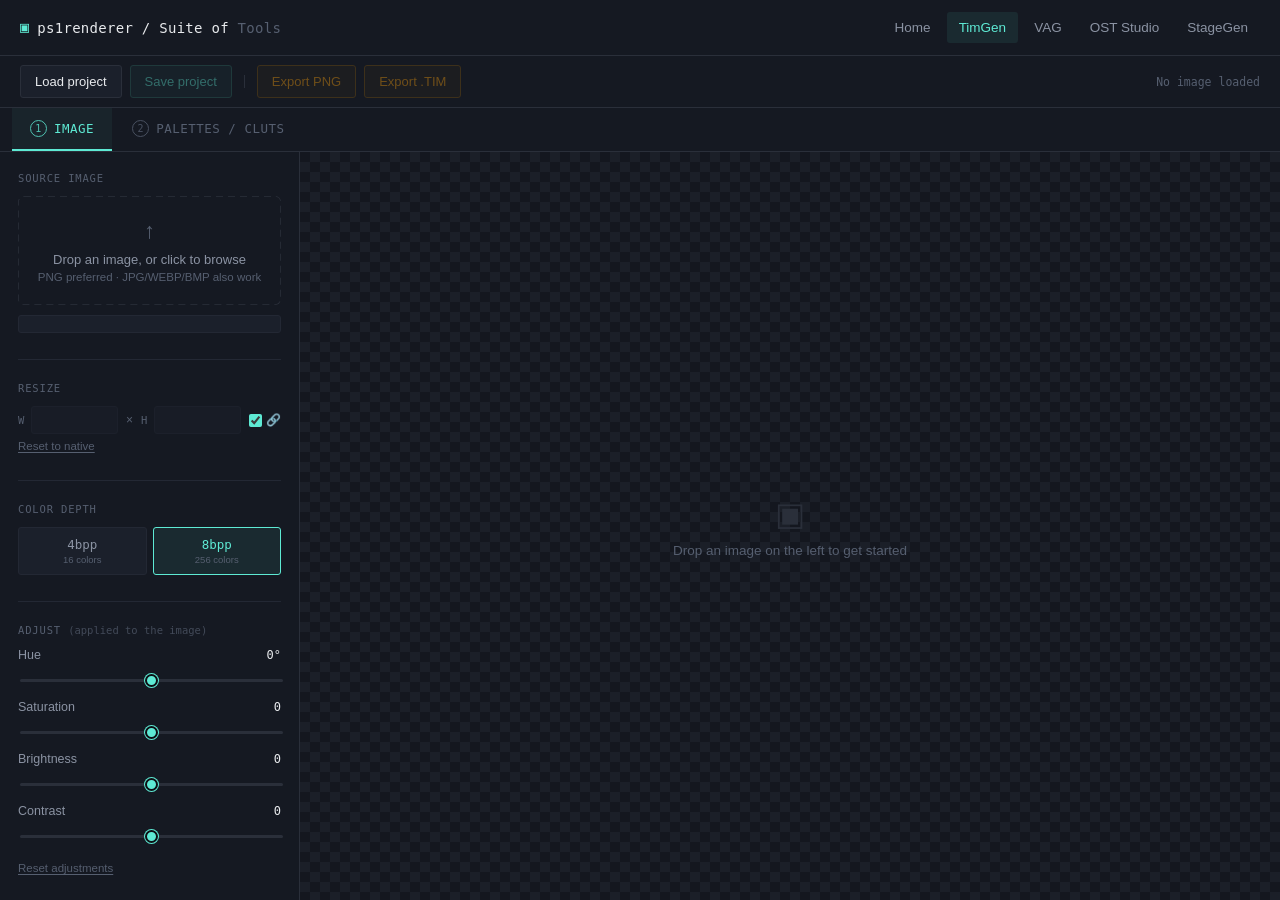
<file: suite/tools/tim-gen/index.html>
<!DOCTYPE html>
<html lang="en">
<head>
  <meta charset="UTF-8" />
  <meta name="viewport" content="width=device-width, initial-scale=1.0" />
  <title>TimGen — ps1renderer / Suite of Tools</title>
  <link rel="stylesheet" href="../../css/site.css" />
  <link rel="stylesheet" href="css/tool.css" />
</head>
<body data-nav-key="tim">
  <div id="site-navbar"></div>

  <!-- =============================== SHARED TRANSPORT =============================== -->
  <div class="transport transport--top">
    <div class="transport__group">
      <button class="btn" id="btn-load-project">Load project</button>
      <input type="file" id="load-project-input" class="hidden-input" accept=".TimGen,.BppProject,.PaletteGen,.json" />
      <button class="btn btn--primary" id="btn-save-project" disabled>Save project</button>
      <span class="transport__sep"></span>
      <button class="btn btn--export" id="btn-export-png" disabled>Export PNG</button>
      <button class="btn btn--export" id="btn-export-tim" disabled>Export .TIM</button>
    </div>
    <div class="transport__status" id="transport-status">No image loaded</div>
  </div>

  <!-- ============================ TAB BAR (.NET style) ============================ -->
  <div class="tabbar" role="tablist" aria-label="TimGen stages">
    <button class="tab-btn is-active" data-tab="image" role="tab" aria-selected="true" id="tab-btn-image">
      <span class="tab-btn__step">1</span> Image
    </button>
    <button class="tab-btn" data-tab="palette" role="tab" aria-selected="false" id="tab-btn-palette">
      <span class="tab-btn__step">2</span> Palettes / CLUTs
    </button>
    <div class="tabbar__spacer"></div>
  </div>

  <!-- ================================ TAB 1: IMAGE ================================ -->
  <section class="tabpanel" data-tab="image" role="tabpanel" aria-labelledby="tab-btn-image">
    <div class="workbench workbench--image">
      <aside class="rail">

        <div class="rail__section">
          <p class="rail__label">Source image</p>
          <label class="dropzone" id="img-dropzone" for="img-file-input">
            <div class="dropzone__icon">&#8593;</div>
            <div class="dropzone__text">Drop an image, or click to browse</div>
            <div class="dropzone__hint">PNG preferred &middot; JPG/WEBP/BMP also work</div>
            <input type="file" id="img-file-input" accept="image/*" />
          </label>
          <div class="file-chip" id="img-file-chip" hidden>
            <span class="file-chip__name" id="img-file-chip-name"></span>
            <span class="file-chip__dims" id="img-file-chip-dims"></span>
          </div>
        </div>

        <div class="rail__section">
          <p class="rail__label">Resize <span class="rail__label-note" id="img-native-dims"></span></p>
          <div class="resize-fields">
            <label class="resize-field"><span>W</span>
              <input type="number" id="img-width" min="1" max="4096" step="1" disabled />
            </label>
            <span class="resize-x">×</span>
            <label class="resize-field"><span>H</span>
              <input type="number" id="img-height" min="1" max="4096" step="1" disabled />
            </label>
            <label class="resize-lock" title="Lock aspect ratio">
              <input type="checkbox" id="img-lock-aspect" checked /><span aria-hidden="true">&#128279;</span>
            </label>
          </div>
          <span class="reset-link" id="img-reset-size">Reset to native</span>
        </div>

        <div class="rail__section">
          <p class="rail__label">Color depth</p>
          <div class="segmented" id="img-bpp-selector">
            <div class="segmented__option" data-bpp="4">
              4bpp<span class="segmented__option-sub">16 colors</span>
            </div>
            <div class="segmented__option is-active" data-bpp="8">
              8bpp<span class="segmented__option-sub">256 colors</span>
            </div>
          </div>
        </div>

        <div class="rail__section">
          <p class="rail__label">Adjust <span class="rail__label-note">(applied to the image)</span></p>

          <div class="slider-row">
            <div class="slider-row__head"><span>Hue</span><span class="slider-row__value" id="img-hue-value">0&deg;</span></div>
            <input type="range" id="img-hue" min="-180" max="180" value="0" step="1" />
          </div>
          <div class="slider-row">
            <div class="slider-row__head"><span>Saturation</span><span class="slider-row__value" id="img-saturation-value">0</span></div>
            <input type="range" id="img-saturation" min="-100" max="100" value="0" step="1" />
          </div>
          <div class="slider-row">
            <div class="slider-row__head"><span>Brightness</span><span class="slider-row__value" id="img-brightness-value">0</span></div>
            <input type="range" id="img-brightness" min="-100" max="100" value="0" step="1" />
          </div>
          <div class="slider-row">
            <div class="slider-row__head"><span>Contrast</span><span class="slider-row__value" id="img-contrast-value">0</span></div>
            <input type="range" id="img-contrast" min="-100" max="100" value="0" step="1" />
          </div>

          <span class="reset-link" id="img-reset-adjust">Reset adjustments</span>
        </div>

        <div class="rail__section">
          <p class="rail__label">Dithering</p>
          <div class="dither-options" id="img-dither-options">
            <div class="dither-option is-active" data-mode="none"><span class="dither-option__dot"></span> None</div>
            <div class="dither-option" data-mode="ordered"><span class="dither-option__dot"></span> Ordered (Bayer)</div>
            <div class="dither-option" data-mode="floyd-steinberg"><span class="dither-option__dot"></span> Floyd&ndash;Steinberg</div>
          </div>
          <div class="slider-row" style="margin-top: 12px;">
            <div class="slider-row__head"><span>Strength</span><span class="slider-row__value" id="img-dither-strength-value">100%</span></div>
            <input type="range" id="img-dither-strength" min="0" max="100" value="100" step="1" />
          </div>
        </div>

        <div class="rail__section">
          <p class="rail__label">Base palette</p>
          <div class="palette-strip" id="img-palette-strip"></div>
          <p class="palette-hint">This palette (and its pixel indices) become the base for the CLUT tab. Click a swatch to edit; lock the icon to keep it when regenerating.</p>
          <button class="btn-secondary" id="img-regenerate">Regenerate from image</button>
        </div>

      </aside>

      <main class="stage" id="img-stage">
        <div class="stage__empty" id="img-stage-empty">
          <div class="stage__empty-icon">&#9635;</div>
          Drop an image on the left to get started
        </div>
        <canvas id="img-output-canvas" hidden></canvas>
        <div class="stage__readout" id="img-readout" hidden></div>
      </main>
    </div>
  </section>

  <!-- ============================== TAB 2: PALETTES ============================== -->
  <section class="tabpanel hidden" data-tab="palette" role="tabpanel" aria-labelledby="tab-btn-palette">
    <div class="workbench workbench--palette">
      <aside class="sidebar">

        <section class="panel">
          <h2>Image block</h2>
          <div class="inherited" id="pal-source-info">
            <div class="inherited__empty" id="pal-source-empty">
              No image yet — load one in the <b>Image</b> tab. Its reduced palette becomes the base here.
            </div>
            <div class="inherited__detail hidden" id="pal-source-detail">
              <span id="pal-source-name"></span>
              <span id="pal-source-size" class="file-chip__dims"></span>
              <span id="pal-source-depth" class="inherited__depth"></span>
            </div>
          </div>
        </section>

        <section class="panel">
          <h2>Palettes (CLUT rows)</h2>
          <div id="pal-palette-list" class="palette-list"></div>
          <div class="palette-actions">
            <button id="pal-new">+ New Palette</button>
            <button id="pal-clone" disabled>Clone Active</button>
            <button id="pal-delete" disabled>Delete Active</button>
          </div>
          <div id="pal-count" class="palette-count"></div>
        </section>

      </aside>

      <main class="main">

        <section class="panel preview-panel">
          <h2>Preview Workspace</h2>
          <p class="preview-hint">Click a pixel in either preview to select and edit its palette colour. Drag to pan, scroll to zoom.</p>

          <div class="preview-workspace">
            <div id="pal-preview-empty" class="placeholder">No image loaded (Image tab)</div>
            <div id="pal-preview-split" class="preview-split hidden">
              <div class="viewport-box">
                <div class="viewport-title">Original (base palette)</div>
                <div class="viewport" id="pal-viewport-orig"><canvas id="pal-canvas-orig"></canvas></div>
              </div>
              <div class="viewport-box">
                <div class="viewport-title">Active CLUT remap</div>
                <div class="viewport viewport--pickable" id="pal-viewport-remap"><canvas id="pal-canvas-remap"></canvas></div>
              </div>
            </div>
          </div>

          <div class="zoom-controls hidden" id="pal-zoom-controls">
            <button id="pal-zoom-out" title="Zoom out">-</button>
            <span id="pal-zoom-label">100%</span>
            <button id="pal-zoom-in" title="Zoom in">+</button>
            <button id="pal-zoom-reset">Reset view</button>
          </div>
        </section>

        <section class="panel">
          <div class="panel-header">
            <h2>Base Palette</h2>
            <span class="readonly">Read only &middot; from Image tab</span>
          </div>
          <div id="pal-original-swatches" class="swatch-grid"></div>
        </section>

        <section class="panel">
          <div class="panel-header">
            <h2 id="pal-active-title">Active Palette</h2>
            <span class="readonly">Click a swatch to edit &bull; Right-click to lock</span>
          </div>
          <div id="pal-active-swatches" class="swatch-grid"></div>

          <div id="pal-quick-edit" class="quick-edit-panel quick-edit-panel--horizontal">
            <div class="quick-edit-panel__header">
              <h3>Quick Edit (Bulk)</h3>
              <label class="checkbox-label">
                <input type="checkbox" id="pal-prevent-trans" checked>
                <span>Auto-Prevent Transparency</span>
              </label>
              <button id="pal-quick-reset" disabled>Reset Sliders</button>
            </div>
            <div class="quick-edit-panel__sliders">
              <div class="control-group">
                <div class="control-label"><span>Hue Shift</span><span id="pal-quick-hue-val">0&deg;</span></div>
                <input type="range" id="pal-quick-hue" min="-180" max="180" value="0" disabled>
              </div>
              <div class="control-group">
                <div class="control-label"><span>Saturation</span><span id="pal-quick-sat-val">0%</span></div>
                <input type="range" id="pal-quick-sat" min="-100" max="100" value="0" disabled>
              </div>
              <div class="control-group">
                <div class="control-label"><span>Brightness</span><span id="pal-quick-bright-val">0%</span></div>
                <input type="range" id="pal-quick-bright" min="-100" max="100" value="0" disabled>
              </div>
              <div class="control-group">
                <div class="control-label"><span>Contrast</span><span id="pal-quick-contrast-val">0%</span></div>
                <input type="range" id="pal-quick-contrast" min="-100" max="100" value="0" disabled>
              </div>
            </div>
          </div>
        </section>

      </main>
    </div>
  </section>

  <div class="toast" id="toast"></div>

  <!-- ================================== SCRIPTS ================================== -->
  <script src="../../js/navbar.js"></script>
  <!-- shared core -->
  <script src="js/core_color.js"></script>
  <script src="js/core_ui.js"></script>
  <script src="js/core_viewport.js"></script>
  <script src="js/state.js"></script>
  <script src="js/tabs.js"></script>
  <!-- Tab 1: image -->
  <script src="js/img_quantizer.js"></script>
  <script src="js/img_adjust.js"></script>
  <script src="js/img_dither.js"></script>
  <script src="js/img_pipeline.js"></script>
  <script src="js/img_tab.js"></script>
  <!-- Tab 2: palettes -->
  <script src="js/pal_model.js"></script>
  <script src="js/pal_tab.js"></script>
  <!-- export + project -->
  <script src="js/tim_writer.js"></script>
  <script src="js/project.js"></script>
  <!-- bootstrap -->
  <script src="js/app.js"></script>
</body>
</html>
</file>
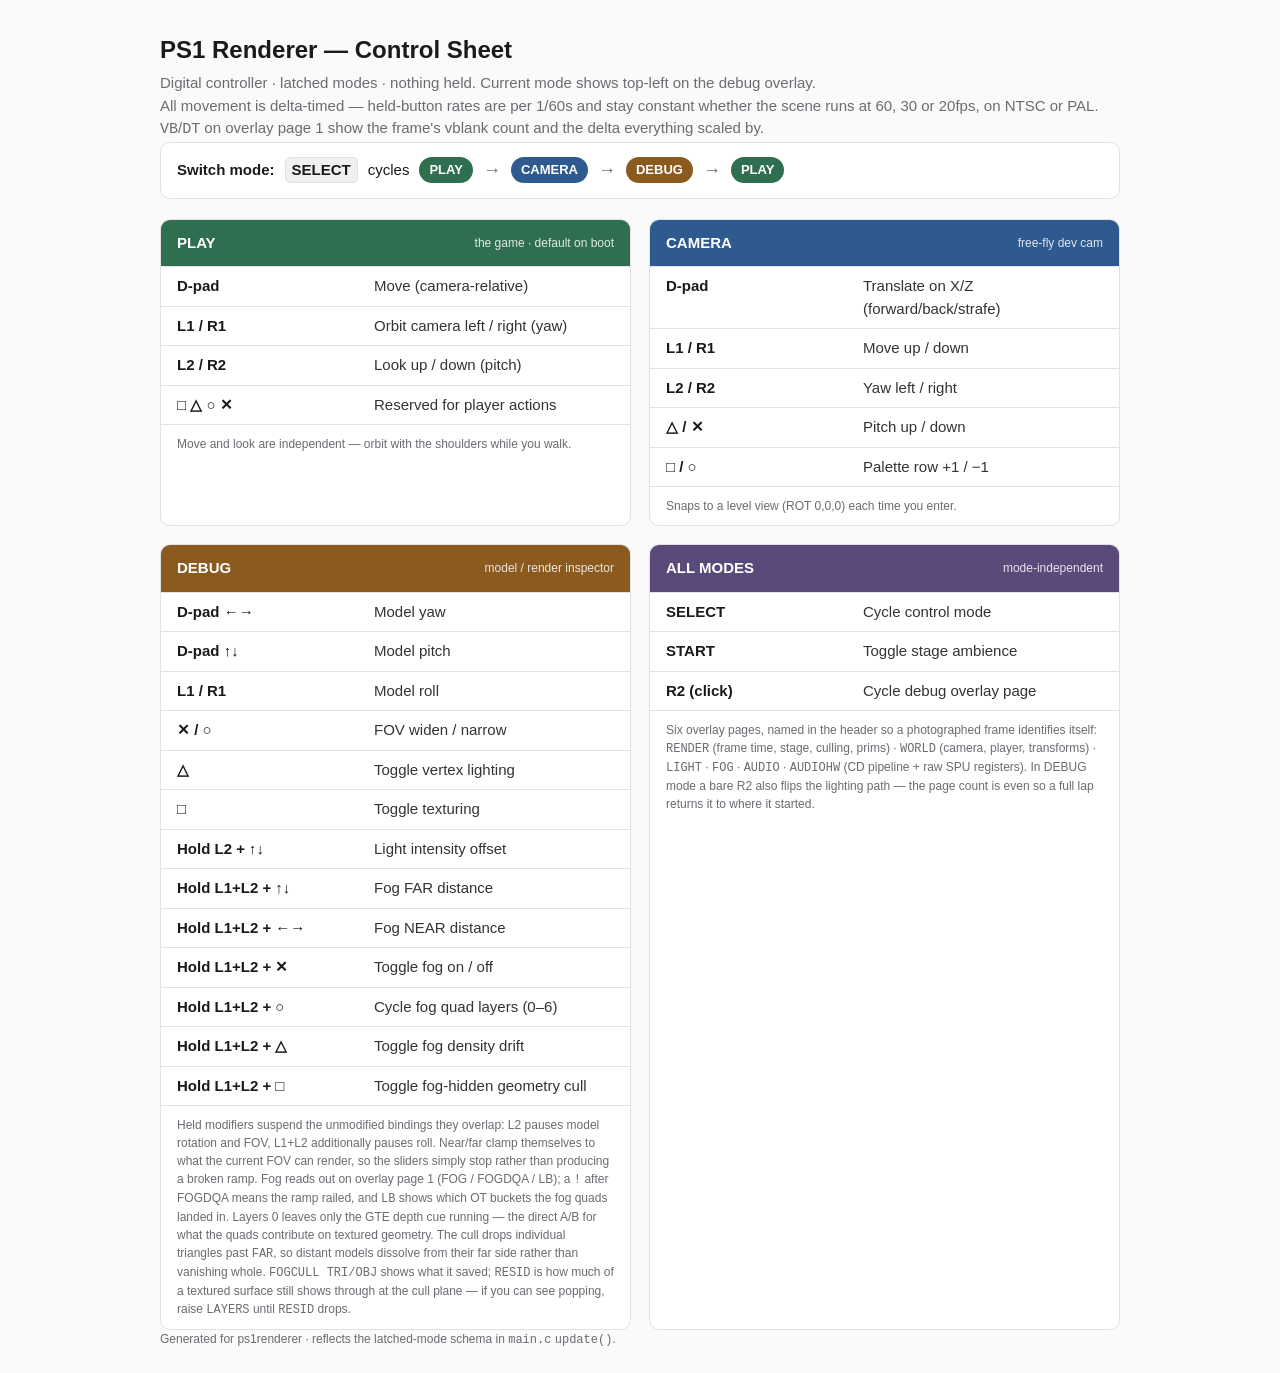
<file: CONTROLS.html>
<!DOCTYPE html>
<html lang="en">
<head>
<meta charset="utf-8">
<meta name="viewport" content="width=device-width, initial-scale=1">
<title>PS1 Renderer — Control Sheet</title>
<style>
  :root{
    --ink:#1a1a1c; --muted:#6b6b72; --line:#e2e2e6; --bg:#fafafa;
    --play:#2f6f4f; --camera:#2f5a8f; --debug:#8a5a1f; --global:#5a4a7a;
  }
  *{box-sizing:border-box}
  body{margin:0;padding:32px;background:var(--bg);color:var(--ink);
    font:15px/1.5 -apple-system,Segoe UI,Roboto,Helvetica,Arial,sans-serif}
  header{max-width:960px;margin:0 auto 24px}
  h1{font-size:24px;margin:0 0 4px}
  .sub{color:var(--muted);margin:0}
  .wrap{max-width:960px;margin:0 auto}
  .cycle{display:flex;align-items:center;gap:10px;flex-wrap:wrap;
    background:#fff;border:1px solid var(--line);border-radius:10px;
    padding:14px 16px;margin:0 0 20px}
  .cycle b{font-weight:600}
  .pill{display:inline-block;padding:3px 10px;border-radius:999px;
    font-weight:600;font-size:13px;color:#fff}
  .pill.play{background:var(--play)} .pill.camera{background:var(--camera)}
  .pill.debug{background:var(--debug)}
  .arrow{color:var(--muted);font-size:18px}
  .grid{display:grid;grid-template-columns:1fr 1fr;gap:18px}
  @media(max-width:720px){.grid{grid-template-columns:1fr}}
  .card{background:#fff;border:1px solid var(--line);border-radius:10px;overflow:hidden}
  .card h2{margin:0;padding:12px 16px;font-size:15px;color:#fff;display:flex;
    justify-content:space-between;align-items:center}
  .card h2 span{font-weight:400;opacity:.85;font-size:12px}
  .card.play h2{background:var(--play)} .card.camera h2{background:var(--camera)}
  .card.debug h2{background:var(--debug)} .card.global h2{background:var(--global)}
  table{width:100%;border-collapse:collapse}
  td{padding:8px 16px;border-top:1px solid var(--line);vertical-align:top}
  td.btn{white-space:nowrap;font-weight:600;width:42%}
  td.act{color:#333}
  .note{color:var(--muted);font-size:12px;padding:10px 16px;border-top:1px solid var(--line)}
  footer{max-width:960px;margin:22px auto 0;color:var(--muted);font-size:12px}
  kbd{font:inherit;font-weight:600;background:#f0f0f3;border:1px solid var(--line);
    border-radius:5px;padding:1px 6px}
  @media print{body{background:#fff;padding:0}.card,.cycle{border-color:#ccc}}
</style>
</head>
<body>
<header class="wrap">
  <h1>PS1 Renderer — Control Sheet</h1>
  <p class="sub">Digital controller · latched modes · nothing held. Current mode shows top-left on the debug overlay.</p>
  <p class="sub">All movement is delta-timed — held-button rates are per 1/60s and stay constant whether the scene runs at 60, 30 or 20fps, on NTSC or PAL. <code>VB</code>/<code>DT</code> on overlay page 1 show the frame's vblank count and the delta everything scaled by.</p>
</header>

<div class="wrap">
  <div class="cycle">
    <b>Switch mode:</b> <kbd>SELECT</kbd> cycles
    <span class="pill play">PLAY</span><span class="arrow">→</span>
    <span class="pill camera">CAMERA</span><span class="arrow">→</span>
    <span class="pill debug">DEBUG</span><span class="arrow">→</span>
    <span class="pill play">PLAY</span>
  </div>

  <div class="grid">

    <div class="card play">
      <h2>PLAY <span>the game · default on boot</span></h2>
      <table>
        <tr><td class="btn">D-pad</td><td class="act">Move (camera-relative)</td></tr>
        <tr><td class="btn">L1 / R1</td><td class="act">Orbit camera left / right (yaw)</td></tr>
        <tr><td class="btn">L2 / R2</td><td class="act">Look up / down (pitch)</td></tr>
        <tr><td class="btn">□ △ ○ ✕</td><td class="act">Reserved for player actions</td></tr>
      </table>
      <div class="note">Move and look are independent — orbit with the shoulders while you walk.</div>
    </div>

    <div class="card camera">
      <h2>CAMERA <span>free-fly dev cam</span></h2>
      <table>
        <tr><td class="btn">D-pad</td><td class="act">Translate on X/Z (forward/back/strafe)</td></tr>
        <tr><td class="btn">L1 / R1</td><td class="act">Move up / down</td></tr>
        <tr><td class="btn">L2 / R2</td><td class="act">Yaw left / right</td></tr>
        <tr><td class="btn">△ / ✕</td><td class="act">Pitch up / down</td></tr>
        <tr><td class="btn">□ / ○</td><td class="act">Palette row +1 / −1</td></tr>
      </table>
      <div class="note">Snaps to a level view (ROT 0,0,0) each time you enter.</div>
    </div>

    <div class="card debug">
      <h2>DEBUG <span>model / render inspector</span></h2>
      <table>
        <tr><td class="btn">D-pad ←→</td><td class="act">Model yaw</td></tr>
        <tr><td class="btn">D-pad ↑↓</td><td class="act">Model pitch</td></tr>
        <tr><td class="btn">L1 / R1</td><td class="act">Model roll</td></tr>
        <tr><td class="btn">✕ / ○</td><td class="act">FOV widen / narrow</td></tr>
        <tr><td class="btn">△</td><td class="act">Toggle vertex lighting</td></tr>
        <tr><td class="btn">□</td><td class="act">Toggle texturing</td></tr>
        <tr><td class="btn">Hold L2 + ↑↓</td><td class="act">Light intensity offset</td></tr>
        <tr><td class="btn">Hold L1+L2 + ↑↓</td><td class="act">Fog FAR distance</td></tr>
        <tr><td class="btn">Hold L1+L2 + ←→</td><td class="act">Fog NEAR distance</td></tr>
        <tr><td class="btn">Hold L1+L2 + ✕</td><td class="act">Toggle fog on / off</td></tr>
        <tr><td class="btn">Hold L1+L2 + ○</td><td class="act">Cycle fog quad layers (0–6)</td></tr>
        <tr><td class="btn">Hold L1+L2 + △</td><td class="act">Toggle fog density drift</td></tr>
        <tr><td class="btn">Hold L1+L2 + □</td><td class="act">Toggle fog-hidden geometry cull</td></tr>
      </table>
      <div class="note">Held modifiers suspend the unmodified bindings they overlap: L2 pauses model rotation and FOV, L1+L2 additionally pauses roll. Near/far clamp themselves to what the current FOV can render, so the sliders simply stop rather than producing a broken ramp. Fog reads out on overlay page 1 (FOG / FOGDQA / LB); a <code>!</code> after FOGDQA means the ramp railed, and <code>LB</code> shows which OT buckets the fog quads landed in. Layers 0 leaves only the GTE depth cue running — the direct A/B for what the quads contribute on textured geometry. The cull drops individual triangles past <code>FAR</code>, so distant models dissolve from their far side rather than vanishing whole. <code>FOGCULL TRI/OBJ</code> shows what it saved; <code>RESID</code> is how much of a textured surface still shows through at the cull plane — if you can see popping, raise <code>LAYERS</code> until <code>RESID</code> drops.</div>
    </div>

    <div class="card global">
      <h2>ALL MODES <span>mode-independent</span></h2>
      <table>
        <tr><td class="btn">SELECT</td><td class="act">Cycle control mode</td></tr>
        <tr><td class="btn">START</td><td class="act">Toggle stage ambience</td></tr>
        <tr><td class="btn">R2 (click)</td><td class="act">Cycle debug overlay page</td></tr>
      </table>
      <div class="note">Six overlay pages, named in the header so a photographed frame identifies itself: <code>RENDER</code> (frame time, stage, culling, prims) · <code>WORLD</code> (camera, player, transforms) · <code>LIGHT</code> · <code>FOG</code> · <code>AUDIO</code> · <code>AUDIOHW</code> (CD pipeline + raw SPU registers). In DEBUG mode a bare R2 also flips the lighting path — the page count is even so a full lap returns it to where it started.</div>
    </div>

  </div>
</div>

<footer class="wrap">Generated for ps1renderer · reflects the latched-mode schema in <code>main.c</code> <code>update()</code>.</footer>
</body>
</html>
</file>
<file: suite/css/site.css>
/* ==========================================================================
   site.css — shared design tokens + navbar
   Used by every page on the site. Tool-specific styles live in their own
   stylesheet alongside the tool.
   ========================================================================== */

:root {
  /* Color */
  --bg: #0d0f14;
  --panel: #151922;
  --panel-raised: #1b202b;
  --border: #2a2f3a;
  --border-soft: #232834;
  --text: #e8eaed;
  --text-dim: #8b93a3;
  --text-faint: #565f70;
  --accent: #5eead4;       /* phosphor teal — primary interactive glow */
  --accent-dim: #2f6b62;
  --accent-warn: #f59e0b;  /* amber — active/destructive/export */
  --accent-warn-dim: #7a5310;
  --danger: #f26363;

  /* Raw RGB channels for the three signal colors, so tool stylesheets can
     mix their own tint alphas — rgba(var(--accent-rgb), 0.08) — instead of
     hand-copying the literal triplet into dozens of rules. Keep these in
     sync with --accent / --accent-warn / --danger above. */
  --accent-rgb: 94, 234, 212;
  --warn-rgb: 245, 158, 11;
  --danger-rgb: 242, 99, 99;

  /* Type */
  --font-display: "JetBrains Mono", "SF Mono", Consolas, monospace;
  --font-body: "Inter", -apple-system, BlinkMacSystemFont, "Segoe UI", sans-serif;

  /* Layout */
  --radius-sm: 3px;
  --radius-md: 6px;
  --nav-height: 56px;
  --transport-height: 52px; /* shared height of every tool's transport bar;
                               used in the tools' calc(100vh - nav - transport) */

  /* Motion — one interaction timing for the whole suite. --dur is the
     standard hover/active feedback; --dur-slow is for larger transient
     elements (toasts). Both collapse to 0 under prefers-reduced-motion. */
  --dur: 0.12s;
  --dur-slow: 0.18s;
}

@media (prefers-reduced-motion: reduce) {
  :root {
    --dur: 0s;
    --dur-slow: 0s;
  }
}

* {
  box-sizing: border-box;
}

html, body {
  margin: 0;
  padding: 0;
  background: var(--bg);
  color: var(--text);
  font-family: var(--font-body);
}

body {
  min-height: 100vh;
}

a {
  color: inherit;
}

::selection {
  background: var(--accent-dim);
  color: var(--text);
}

/* Focus visibility — kept everywhere, not just on the tool page */
:focus-visible {
  outline: 2px solid var(--accent);
  outline-offset: 2px;
}

/* ---- Site navbar --------------------------------------------------- */

.site-nav {
  height: var(--nav-height);
  display: flex;
  align-items: center;
  justify-content: space-between;
  padding: 0 20px;
  background: var(--panel);
  border-bottom: 1px solid var(--border);
  position: sticky;
  top: 0;
  z-index: 100;
}

.site-nav__brand {
  display: flex;
  align-items: center;
  gap: 8px;
  text-decoration: none;
  font-family: var(--font-display);
  font-size: 14px;
  font-weight: 500;
  letter-spacing: 0.02em;
  color: var(--text);
}

.site-nav__brand-mark {
  color: var(--accent);
  font-size: 15px;
  line-height: 1;
}

.site-nav__brand-dim {
  color: var(--text-faint);
}

.site-nav__links {
  display: flex;
  align-items: center;
  gap: 4px;
}

.site-nav__link {
  font-family: var(--font-body);
  font-size: 13.5px;
  font-weight: 500;
  text-decoration: none;
  color: var(--text-dim);
  padding: 8px 12px;
  border-radius: var(--radius-sm);
  transition: color var(--dur) ease, background var(--dur) ease;
}

.site-nav__link:hover {
  color: var(--text);
  background: var(--panel-raised);
}

.site-nav__link.is-active {
  color: var(--accent);
  background: rgba(var(--accent-rgb), 0.08);
}

@media (max-width: 640px) {
  .site-nav__brand-text {
    display: none;
  }
  .site-nav__links {
    gap: 0;
  }
  .site-nav__link {
    padding: 8px 8px;
    font-size: 12.5px;
  }
}
</file>
<file: suite/tools/audio-ost/css/tool.css>
/* ==========================================================================
   tool.css — OST Studio (audio-ost). DAW-style workbench for the PS1 SPU.
   Reuses the shared design tokens and the rail / stage / transport layout
   from the rest of the suite; adds the voice meter and on-screen piano.
   ========================================================================== */

.workbench {
  display: grid;
  grid-template-columns: 320px 1fr 300px;
  min-height: calc(100vh - var(--nav-height) - var(--transport-height));
}

/* ---- Rails ----------------------------------------------------------- */
.rail {
  background: var(--panel);
  border-right: 1px solid var(--border);
  padding: 20px 18px 32px;
  overflow-y: auto;
}
.rail--right { border-right: none; border-left: 1px solid var(--border); }
.rail__section { margin-bottom: 26px; }
.rail__section + .rail__section {
  padding-top: 22px;
  border-top: 1px solid var(--border-soft);
}
.rail__label {
  font-family: var(--font-display);
  font-size: 10.5px; letter-spacing: 0.08em; text-transform: uppercase;
  color: var(--text-faint); margin: 0 0 12px;
}
.rail__note { font-size: 11px; color: var(--text-faint); line-height: 1.5; margin: 8px 0 0; }

/* Dropzone (same treatment as the VAG tool) */
.dropzone {
  display: block; /* fill rail width — a bare <label> shrink-wraps its text */
  border: 0; border-radius: var(--radius-md); padding: 22px 14px;
  text-align: center; cursor: pointer; background-color: transparent;
  background-image: url("data:image/svg+xml,%3Csvg xmlns='http://www.w3.org/2000/svg' width='100%25' height='100%25'%3E%3Crect x='0' y='0' width='100%25' height='100%25' rx='6' ry='6' fill='none' stroke='%232a2f3a' stroke-width='1.5' stroke-dasharray='7 5'/%3E%3C/svg%3E");
  transition: background-color var(--dur) ease;
}
.dropzone:hover, .dropzone.is-dragover {
  background-color: rgba(var(--accent-rgb), 0.05);
  background-image: url("data:image/svg+xml,%3Csvg xmlns='http://www.w3.org/2000/svg' width='100%25' height='100%25'%3E%3Crect x='0' y='0' width='100%25' height='100%25' rx='6' ry='6' fill='none' stroke='%235eead4' stroke-width='1.5' stroke-dasharray='7 5'/%3E%3C/svg%3E");
}
.dropzone__icon { color: var(--text-faint); margin-bottom: 8px; }
.dropzone__text { font-size: 13px; color: var(--text-dim); }
.dropzone__hint { font-size: 11.5px; color: var(--text-faint); margin-top: 4px; }
.dropzone input[type="file"] { display: none; }

.file-chip {
  display: flex; align-items: center; justify-content: space-between;
  gap: 8px; margin-top: 10px; padding: 8px 10px;
  background: var(--panel-raised); border: 1px solid var(--border-soft);
  border-radius: var(--radius-sm); font-size: 12px; color: var(--text-dim);
}
.file-chip__name { overflow: hidden; text-overflow: ellipsis; white-space: nowrap; }
.file-chip__dims { font-family: var(--font-display); color: var(--text-faint); flex-shrink: 0; }

/* Song-name chip in the transport bar (editable) */
.file-chip--song { margin-top: 0; padding: 4px 8px; max-width: 180px; }
.file-chip--song .file-chip__name {
  outline: none; min-width: 40px; color: var(--text, #e6e9ef); cursor: text;
}
.file-chip--song .file-chip__name:focus { border-bottom: 1px solid var(--accent, #5eead4); }

/* Segmented controls */
.segmented { display: grid; grid-template-columns: repeat(2, 1fr); gap: 6px; }
.segmented--rate { grid-template-columns: repeat(4, 1fr); }
.segmented__option {
  padding: 9px 4px; text-align: center;
  background: var(--panel-raised); border: 1px solid var(--border-soft);
  border-radius: var(--radius-sm); cursor: pointer;
  font-family: var(--font-display); font-size: 12px; color: var(--text-dim);
  transition: all var(--dur) ease;
}
.segmented__option:hover { border-color: var(--accent-dim); color: var(--text); }
.segmented__option.is-active {
  border-color: var(--accent); color: var(--accent); background: rgba(var(--accent-rgb), 0.08);
}
.segmented__option-sub {
  display: block; font-family: var(--font-body); font-size: 9.5px;
  color: var(--text-faint); margin-top: 2px;
}

/* Fields (center note) */
.field-row { display: flex; gap: 10px; align-items: flex-end; }
.field { display: flex; flex-direction: column; gap: 4px; }
.field__k {
  font-family: var(--font-display); font-size: 9px; letter-spacing: 0.05em;
  text-transform: uppercase; color: var(--text-faint);
}
.field__v { font-family: var(--font-display); font-size: 15px; color: var(--accent); }
.field--readout { justify-content: flex-end; padding-bottom: 6px; }
.num-input {
  width: 80px; padding: 7px 9px; font-family: var(--font-display); font-size: 13px;
  color: var(--text); background: var(--panel-raised);
  border: 1px solid var(--border-soft); border-radius: var(--radius-sm); outline: none;
}
.num-input:focus { border-color: var(--accent-dim); }

/* Option lists */
.dither-options { display: flex; flex-direction: column; gap: 6px; }
.dither-option {
  display: flex; align-items: center; gap: 9px; padding: 8px 10px;
  border: 1px solid var(--border-soft); border-radius: var(--radius-sm);
  cursor: pointer; font-size: 12.5px; color: var(--text-dim); transition: all var(--dur) ease;
}
.dither-option:hover { border-color: var(--accent-dim); }
.dither-option.is-active { border-color: var(--accent); color: var(--text); background: rgba(var(--accent-rgb), 0.06); }
.dither-option__dot { width: 7px; height: 7px; border-radius: 50%; border: 1.5px solid var(--text-faint); flex-shrink: 0; }
.dither-option.is-active .dither-option__dot { background: var(--accent); border-color: var(--accent); }
.opt-tag { margin-left: auto; font-family: var(--font-display); font-size: 9.5px; color: var(--accent); letter-spacing: 0.03em; }
.opt-tag--muted { color: var(--text-faint); }

/* Sliders */
.slider-row { margin-bottom: 10px; }
.slider-row__head { display: flex; justify-content: space-between; font-size: 12.5px; color: var(--text-dim); margin-bottom: 6px; }
.slider-row__value { font-family: var(--font-display); color: var(--text); font-size: 12px; }
input[type="range"] {
  -webkit-appearance: none; width: 100%; height: 3px;
  background: var(--border); border-radius: 2px; outline: none;
}
input[type="range"]::-webkit-slider-thumb {
  -webkit-appearance: none; width: 13px; height: 13px; border-radius: 50%;
  background: var(--accent); cursor: pointer; border: 2px solid var(--bg); box-shadow: 0 0 0 1px var(--accent);
}
input[type="range"]::-moz-range-thumb {
  width: 13px; height: 13px; border-radius: 50%;
  background: var(--accent); cursor: pointer; border: 2px solid var(--bg); box-shadow: 0 0 0 1px var(--accent);
}

/* Select */
.select {
  width: 100%; padding: 8px 10px; font-family: var(--font-display); font-size: 12px;
  color: var(--text); background: var(--panel-raised);
  border: 1px solid var(--border-soft); border-radius: var(--radius-sm); outline: none;
}
.select:focus { border-color: var(--accent-dim); }

/* Stats */
.stats { display: grid; grid-template-columns: repeat(auto-fit, minmax(120px, 1fr)); gap: 10px; }
.stats--col { grid-template-columns: 1fr 1fr; }
.stat { background: var(--panel); border: 1px solid var(--border-soft); border-radius: var(--radius-sm); padding: 10px 12px; }
.stat__k { font-family: var(--font-display); font-size: 9.5px; letter-spacing: 0.06em; text-transform: uppercase; color: var(--text-faint); margin-bottom: 5px; }
.stat__v { font-family: var(--font-display); font-size: 14px; color: var(--text); }
.stat__v small { font-size: 10px; color: var(--text-dim); }

/* MIDI status */
.midi-status { display: flex; align-items: center; gap: 9px; font-size: 12.5px; color: var(--text-dim); }
.midi-status__dot { width: 9px; height: 9px; border-radius: 50%; background: var(--text-faint); box-shadow: 0 0 0 3px rgba(0,0,0,0.2); }
.midi-status.is-on .midi-status__dot { background: var(--accent); box-shadow: 0 0 8px var(--accent); }
.midi-status.is-err .midi-status__dot { background: var(--danger); }

/* ---- Center stage ---------------------------------------------------- */
.stage {
  display: flex; flex-direction: column; gap: 20px;
  padding: 26px 30px; height: calc(100vh - var(--nav-height) - var(--transport-height));
  overflow-y: auto; background-color: #14171f;
}

/* Voice meter */
.voicebar { background: var(--panel); border: 1px solid var(--border-soft); border-radius: var(--radius-md); padding: 14px 16px; }
.voicebar__head { display: flex; justify-content: space-between; align-items: baseline; margin-bottom: 10px; }
.voicebar__label { font-family: var(--font-display); font-size: 11px; letter-spacing: 0.06em; text-transform: uppercase; color: var(--text-faint); }
.voicebar__count { font-family: var(--font-display); font-size: 13px; color: var(--text); }
.voicebar__count #voice-count { color: var(--accent); }
.voicebar__slots { display: grid; grid-template-columns: repeat(24, 1fr); gap: 4px; }
.vslot { height: 20px; border-radius: 2px; background: var(--panel-raised); border: 1px solid var(--border-soft); transition: background 0.06s linear, box-shadow 0.06s linear; }
.vslot.is-on { background: var(--accent); border-color: var(--accent); box-shadow: 0 0 7px rgba(var(--accent-rgb),0.6); }
.vslot.is-warn { background: var(--accent-warn); border-color: var(--accent-warn); box-shadow: 0 0 7px rgba(var(--warn-rgb),0.6); }
.voicebar__hint { font-size: 11px; color: var(--text-faint); margin-top: 10px; }

/* Instrument waveform */
.sample-view { background: var(--panel); border: 1px solid var(--border-soft); border-radius: var(--radius-md); padding: 12px 14px 14px; }
.scope__label { font-family: var(--font-display); font-size: 11px; letter-spacing: 0.05em; text-transform: uppercase; color: var(--text-faint); margin-bottom: 8px; display: flex; justify-content: space-between; }
.scope__label span { color: var(--accent); text-transform: none; letter-spacing: 0; }
.sample-canvas { width: 100%; height: 120px; display: block; background: #0b0d12; border-radius: var(--radius-sm); }

/* Now-playing readout */
.now-note {
  text-align: center; font-family: var(--font-display); font-size: 13px;
  color: var(--text-dim); padding: 6px; min-height: 20px;
}
.now-note b { color: var(--accent); }

/* Piano */
.piano {
  position: relative; height: 150px; display: flex; user-select: none;
  background: #0b0d12; border: 1px solid var(--border); border-radius: var(--radius-md);
  padding: 8px 8px 0; overflow: hidden;
}
.pkey {
  position: relative; box-sizing: border-box; cursor: pointer;
}
.pkey--white {
  flex: 1 0 0; background: linear-gradient(180deg, #e8eaed, #c7ccd4);
  border: 1px solid #2a2f3a; border-radius: 0 0 4px 4px; margin: 0 1px;
}
.pkey--white.is-on { background: linear-gradient(180deg, #9df3e4, #5eead4); }
.pkey--black {
  position: absolute; top: 8px; width: 58%; height: 62%; z-index: 3;
  background: linear-gradient(180deg, #2a2f3a, #151922);
  border: 1px solid #000; border-radius: 0 0 3px 3px; transform: translateX(-50%);
}
.pkey--black.is-on { background: linear-gradient(180deg, #2f6b62, #5eead4); }
.pkey__lbl {
  position: absolute; bottom: 5px; left: 0; right: 0; text-align: center;
  font-family: var(--font-display); font-size: 8.5px; color: var(--text-faint); pointer-events: none;
}
.pkey--white .pkey__lbl { color: #565f70; }
.pkey--black .pkey__lbl { color: #8b93a3; bottom: 4px; }

.piano-help { text-align: center; font-size: 11.5px; color: var(--text-faint); }
.piano-help kbd {
  font-family: var(--font-display); font-size: 10px; color: var(--text-dim);
  background: var(--panel-raised); border: 1px solid var(--border-soft);
  border-bottom-width: 2px; border-radius: 3px; padding: 1px 5px; margin: 0 1px;
}
.piano-help b { color: var(--accent); }

/* ---- Transport ------------------------------------------------------- */
.transport {
  height: var(--transport-height); display: flex; align-items: center; justify-content: space-between;
  padding: 0 20px; background: var(--panel); border-bottom: 1px solid var(--border);
  position: fixed; top: var(--nav-height); left: 0; right: 0; z-index: 80;
}
/* the fixed transport is one --transport-height tall; push the working area below it */
.workbench { margin-top: var(--transport-height); }
.hidden-input, input[type="file"].hidden-input { display: none; }
.filegroup { display: inline-flex; align-items: center; gap: 6px; }
.btn--export { border-color: var(--accent-warn-dim); background: rgba(var(--warn-rgb),0.08); color: var(--accent-warn); }
.btn--export:hover:not(:disabled) { background: rgba(var(--warn-rgb),0.14); border-color: var(--accent-warn); }

/* Sample library */
.samplelib { margin-top: 12px; }
.samplelib__label { font-family: var(--font-display); font-size: 9.5px; letter-spacing: 0.06em; text-transform: uppercase; color: var(--text-faint); margin: 0 0 6px; }
.samplelib__list { display: flex; flex-direction: column; gap: 5px; max-height: 168px; overflow-y: auto; }
.libitem { display: flex; align-items: center; gap: 6px; padding: 6px 8px; background: var(--panel-raised); border: 1px solid var(--border-soft); border-radius: var(--radius-sm); cursor: pointer; transition: border-color var(--dur) ease; }
.libitem:hover { border-color: var(--accent-dim); }
.libitem.is-active { border-color: var(--accent); background: rgba(var(--accent-rgb),0.06); }
.libitem__name { flex: 1; font-size: 12px; color: var(--text); overflow: hidden; text-overflow: ellipsis; white-space: nowrap; }
.libitem__tag { font-family: var(--font-display); font-size: 9px; color: var(--text-faint); }
.libitem__del { flex-shrink: 0; width: 16px; height: 16px; display: inline-flex; align-items: center; justify-content: center; border-radius: 3px; border: 1px solid var(--border); color: var(--text-faint); font-size: 11px; }
.libitem__del:hover { color: var(--danger); border-color: var(--danger); }

/* Track params section only makes sense in the Arrange (multi-track) view */
body[data-view="live"] .track-only { display: none; }
.transport__group { display: flex; align-items: center; gap: 14px; }
.transport__title { font-family: var(--font-display); font-size: 14px; color: var(--text); letter-spacing: 0.02em; }
.transport__badge {
  font-family: var(--font-display); font-size: 10.5px; letter-spacing: 0.05em;
  color: var(--text-faint); border: 1px solid var(--border-soft);
  border-radius: 999px; padding: 3px 10px;
}
.transport__badge.is-live { color: var(--accent); border-color: var(--accent-dim); }
.master { display: flex; align-items: center; gap: 8px; }
.master__label { font-family: var(--font-display); font-size: 10.5px; letter-spacing: 0.06em; text-transform: uppercase; color: var(--text-faint); }
.master input[type="range"] { width: 120px; }

.btn {
  display: inline-flex; align-items: center; gap: 6px; padding: 8px 14px;
  font-size: 13px; font-family: var(--font-body); font-weight: 500;
  border-radius: var(--radius-sm); border: 1px solid var(--border);
  background: var(--panel-raised); color: var(--text); cursor: pointer; transition: all var(--dur) ease;
}
.btn:hover:not(:disabled) { border-color: var(--accent-dim); }
.btn:disabled { opacity: 0.4; cursor: not-allowed; }
.btn--wide { width: 100%; justify-content: center; }

/* ---- Toast ----------------------------------------------------------- */
.toast {
  position: fixed; bottom: 24px; left: 50%; transform: translateX(-50%) translateY(8px);
  background: var(--panel-raised); border: 1px solid var(--border); color: var(--text);
  padding: 9px 16px; border-radius: var(--radius-md); font-size: 12.5px;
  opacity: 0; pointer-events: none; transition: opacity var(--dur-slow) ease, transform var(--dur-slow) ease; z-index: 200;
}
.toast.is-visible { opacity: 1; transform: translateX(-50%) translateY(0); }
.toast.is-error { border-color: var(--danger); color: var(--danger); }

/* ---- Views ----------------------------------------------------------- */
.stage--flush { padding: 0; display: block; }
.view { height: calc(100vh - var(--nav-height) - var(--transport-height)); }
.view--live { padding: 26px 30px; overflow-y: auto; display: flex; flex-direction: column; gap: 20px; }
body[data-view="arrange"] .view--live { display: none; }

.rail__target { float: right; font-family: var(--font-display); font-size: 9.5px; color: var(--accent); text-transform: none; letter-spacing: 0; }

/* ---- Transport controls --------------------------------------------- */
.transport__controls { gap: 8px; }
.viewswitch { grid-template-columns: auto auto; gap: 4px; }
.viewswitch .segmented__option { padding: 6px 14px; font-size: 11.5px; }
.tbtn {
  display: inline-flex; align-items: center; justify-content: center;
  width: 34px; height: 30px; border-radius: var(--radius-sm);
  border: 1px solid var(--border); background: var(--panel-raised); color: var(--text-dim);
  cursor: pointer; transition: all var(--dur) ease;
}
.tbtn:hover { border-color: var(--accent-dim); color: var(--text); }
.tbtn--play.is-playing { border-color: var(--accent-warn); color: var(--accent-warn); background: rgba(var(--warn-rgb),0.12); }
.tbtn--rec.is-armed { border-color: var(--danger); color: var(--danger); background: rgba(var(--danger-rgb),0.12); }
.tbtn--rec.is-armed { animation: recpulse 1.1s ease-in-out infinite; }
@keyframes recpulse { 50% { box-shadow: 0 0 8px rgba(var(--danger-rgb),0.6); } }
.stampgroup { display: inline-flex; align-items: center; gap: 4px; }
#btn-stamp.is-active { border-color: var(--accent); color: var(--accent); background: rgba(var(--accent-rgb),0.1); }
#stamp-pattern { min-width: 132px; }
.tbtn--text { width: auto; padding: 0 10px; font-family: var(--font-display); font-size: 12px; }
.tbtn--text.is-active { border-color: var(--accent); color: var(--accent); background: rgba(var(--accent-rgb),0.1); }
.tempo { display: inline-flex; align-items: center; gap: 5px; }
.tempo input { width: 52px; padding: 6px 6px; font-family: var(--font-display); font-size: 12.5px; color: var(--text); background: var(--panel-raised); border: 1px solid var(--border-soft); border-radius: var(--radius-sm); outline: none; text-align: center; }
.tempo__u { font-family: var(--font-display); font-size: 9.5px; color: var(--text-faint); }
.pos-readout { font-family: var(--font-display); font-size: 13px; color: var(--accent); min-width: 54px; text-align: center; }
.mini-field { display: inline-flex; align-items: center; gap: 6px; font-family: var(--font-display); font-size: 9.5px; text-transform: uppercase; color: var(--text-faint); }
.select--mini { width: auto; padding: 5px 6px; font-size: 11px; }
.zoombtns { display: inline-flex; gap: 4px; }
.voicecount { font-family: var(--font-display); font-size: 12px; color: var(--text-dim); }
.voicecount b { color: var(--accent); }

@media (max-width: 1100px) { .transport { flex-wrap: wrap; height: auto; padding: 8px 20px; gap: 8px; } }

/* ---- Arrange view ---------------------------------------------------- */
.view--arrange { display: flex; flex-direction: column; }
body[data-view="live"] .view--arrange { display: none; }
.arrange { flex: 1; display: grid; grid-template-columns: 210px 1fr; min-height: 0; }
.arrange__side { background: var(--panel); border-right: 1px solid var(--border); display: flex; flex-direction: column; min-height: 0; }
.tracklist__head { display: flex; align-items: center; justify-content: space-between; padding: 12px 12px 8px; font-family: var(--font-display); font-size: 10.5px; letter-spacing: 0.08em; text-transform: uppercase; color: var(--text-faint); }
.tracklist { flex: 1; overflow-y: auto; padding: 0 8px; }
.trackrow {
  border: 1px solid var(--border-soft); border-left-width: 3px; border-radius: var(--radius-sm);
  padding: 8px 9px; margin-bottom: 6px; cursor: pointer; background: var(--panel-raised); transition: border-color var(--dur) ease;
}
.trackrow.is-sel { border-color: var(--accent); background: rgba(var(--accent-rgb),0.06); }
.trackrow__top { display: flex; align-items: center; gap: 6px; }
.trackrow__name { flex: 1; font-size: 12.5px; color: var(--text); overflow: hidden; text-overflow: ellipsis; white-space: nowrap; background: transparent; border: none; outline: none; padding: 0; }
.trackrow__name:focus { color: var(--accent); }
.trackrow__inst { font-size: 10.5px; color: var(--text-faint); font-family: var(--font-display); margin-top: 4px; overflow: hidden; text-overflow: ellipsis; white-space: nowrap; }
.trackrow__row2 { display: flex; align-items: center; gap: 6px; margin-top: 6px; }
.trackrow__inst-select { flex: 1; min-width: 0; padding: 4px 6px; font-family: var(--font-display); font-size: 10.5px; color: var(--text-dim); background: var(--panel); border: 1px solid var(--border-soft); border-radius: var(--radius-sm); outline: none; cursor: pointer; }
.trackrow__inst-select:focus { border-color: var(--accent-dim); color: var(--text); }
.trackrow__notes { font-family: var(--font-display); font-size: 9.5px; color: var(--text-faint); flex-shrink: 0; }
.tbadge { font-family: var(--font-display); font-size: 9px; width: 18px; height: 18px; display: inline-flex; align-items: center; justify-content: center; border-radius: 3px; border: 1px solid var(--border); color: var(--text-faint); background: var(--panel); cursor: pointer; }
.tbadge.is-on[data-k="m"] { color: var(--accent-warn); border-color: var(--accent-warn-dim); }
.tbadge.is-on[data-k="s"] { color: var(--accent); border-color: var(--accent-dim); }
.tbadge--del:hover { color: var(--danger); border-color: var(--danger); }

.io-row { padding: 10px; border-top: 1px solid var(--border-soft); display: flex; flex-direction: column; gap: 8px; }
.io-row__split { display: grid; grid-template-columns: 1fr 1fr; gap: 8px; }
.btn--sm { padding: 6px 10px; font-size: 12px; }

.rollwrap { min-width: 0; min-height: 0; background: #0b0d12; }
.roll-canvas { width: 100%; height: 100%; display: block; touch-action: none; }

.arrange__foot { border-top: 1px solid var(--border); background: var(--panel); padding: 7px 14px; }
.foot-hint { font-size: 11px; color: var(--text-faint); }

@media (max-width: 900px) {
  .workbench { grid-template-columns: 1fr; }
  .rail { border-right: none; border-bottom: 1px solid var(--border); }
  .rail--right { border-left: none; }
  .view, .view--live { height: auto; }
  .arrange { grid-template-columns: 1fr; }
  .rollwrap { height: 60vh; }
}
@media (prefers-reduced-motion: reduce) { * { transition: none !important; } }
</file>
<file: suite/tools/audio-vag/css/tool.css>
/* ==========================================================================
   tool.css — Audio Bank workbench. Reuses the shared design tokens and the
   rail / stage / transport layout established by the BPP Image Tool so the
   suite stays visually consistent.
   ========================================================================== */

.workbench {
  display: grid;
  grid-template-columns: 320px 1fr 320px;
  min-height: calc(100vh - var(--nav-height) - var(--transport-height));
}

/* ---- Left rail ------------------------------------------------------- */
.rail {
  background: var(--panel);
  border-right: 1px solid var(--border);
  padding: 20px 18px 32px;
  overflow-y: auto;
}
.rail--right { border-right: none; border-left: 1px solid var(--border); }
.rail__section { margin-bottom: 26px; }
.rail__section + .rail__section {
  padding-top: 22px;
  border-top: 1px solid var(--border-soft);
}
.rail__label {
  font-family: var(--font-display);
  font-size: 10.5px;
  letter-spacing: 0.08em;
  text-transform: uppercase;
  color: var(--text-faint);
  margin: 0 0 12px;
}
.rail__note {
  font-size: 11px;
  color: var(--text-faint);
  line-height: 1.5;
  margin: 8px 0 0;
}

/* Dropzone */
.dropzone {
  /* Dashed outline drawn as an SVG stroke rather than a CSS border, so the
     dashes stay crisp and evenly spaced around the rounded corners at any
     display DPI (a fractional CSS dashed border fractures on non-retina).
     display:block makes the <label> fill the rail width instead of
     shrink-wrapping its text (which lets following content flow beside it). */
  display: block;
  border: 0;
  border-radius: var(--radius-md);
  padding: 22px 14px;
  text-align: center;
  cursor: pointer;
  background-color: transparent;
  background-image: url("data:image/svg+xml,%3Csvg xmlns='http://www.w3.org/2000/svg' width='100%25' height='100%25'%3E%3Crect x='0' y='0' width='100%25' height='100%25' rx='6' ry='6' fill='none' stroke='%232a2f3a' stroke-width='1.5' stroke-dasharray='7 5'/%3E%3C/svg%3E");
  transition: background-color var(--dur) ease;
}
.dropzone:hover, .dropzone.is-dragover {
  background-color: rgba(var(--accent-rgb), 0.05);
  background-image: url("data:image/svg+xml,%3Csvg xmlns='http://www.w3.org/2000/svg' width='100%25' height='100%25'%3E%3Crect x='0' y='0' width='100%25' height='100%25' rx='6' ry='6' fill='none' stroke='%235eead4' stroke-width='1.5' stroke-dasharray='7 5'/%3E%3C/svg%3E");
}
.dropzone__icon { font-size: 22px; color: var(--text-faint); margin-bottom: 8px; }
.dropzone__text { font-size: 13px; color: var(--text-dim); }
.dropzone__hint { font-size: 11.5px; color: var(--text-faint); margin-top: 4px; }
.dropzone input[type="file"] { display: none; }

.file-chip {
  display: flex; align-items: center; justify-content: space-between;
  gap: 8px; margin-top: 10px; padding: 8px 10px;
  background: var(--panel-raised); border: 1px solid var(--border-soft);
  border-radius: var(--radius-sm); font-size: 12px; color: var(--text-dim);
}
.file-chip__name { overflow: hidden; text-overflow: ellipsis; white-space: nowrap; }
.file-chip__dims { font-family: var(--font-display); color: var(--text-faint); flex-shrink: 0; }

/* Segmented controls */
.segmented { display: grid; grid-template-columns: repeat(2, 1fr); gap: 6px; }
.segmented--rate { grid-template-columns: repeat(5, 1fr); }
.segmented__option {
  padding: 9px 4px; text-align: center;
  background: var(--panel-raised); border: 1px solid var(--border-soft);
  border-radius: var(--radius-sm); cursor: pointer;
  font-family: var(--font-display); font-size: 12.5px; color: var(--text-dim);
  transition: all var(--dur) ease;
}
.segmented--rate .segmented__option { font-size: 11.5px; padding: 8px 2px; }
.segmented__option:hover { border-color: var(--accent-dim); color: var(--text); }
.segmented__option.is-active {
  border-color: var(--accent); color: var(--accent);
  background: rgba(var(--accent-rgb), 0.08);
}
.segmented__option-sub {
  display: block; font-family: var(--font-body); font-size: 9.5px;
  color: var(--text-faint); margin-top: 2px;
}

/* Option lists (resampler / loop) */
.dither-options { display: flex; flex-direction: column; gap: 6px; }
.dither-option {
  display: flex; align-items: center; gap: 9px; padding: 8px 10px;
  border: 1px solid var(--border-soft); border-radius: var(--radius-sm);
  cursor: pointer; font-size: 12.5px; color: var(--text-dim);
  transition: all var(--dur) ease;
}
.dither-option:hover { border-color: var(--accent-dim); }
.dither-option.is-active {
  border-color: var(--accent); color: var(--text);
  background: rgba(var(--accent-rgb), 0.06);
}
.dither-option__dot {
  width: 7px; height: 7px; border-radius: 50%;
  border: 1.5px solid var(--text-faint); flex-shrink: 0;
}
.dither-option.is-active .dither-option__dot { background: var(--accent); border-color: var(--accent); }
.opt-tag {
  margin-left: auto; font-family: var(--font-display); font-size: 9.5px;
  color: var(--accent); letter-spacing: 0.03em;
}
.opt-tag--muted { color: var(--text-faint); }

/* Sliders */
.slider-row { margin-bottom: 4px; }
.slider-row__head {
  display: flex; justify-content: space-between;
  font-size: 12.5px; color: var(--text-dim); margin-bottom: 6px;
}
.slider-row__value { font-family: var(--font-display); color: var(--text); font-size: 12px; }
input[type="range"] {
  -webkit-appearance: none; width: 100%; height: 3px;
  background: var(--border); border-radius: 2px; outline: none;
}
input[type="range"]::-webkit-slider-thumb {
  -webkit-appearance: none; width: 13px; height: 13px; border-radius: 50%;
  background: var(--accent); cursor: pointer; border: 2px solid var(--bg);
  box-shadow: 0 0 0 1px var(--accent);
}
input[type="range"]::-moz-range-thumb {
  width: 13px; height: 13px; border-radius: 50%;
  background: var(--accent); cursor: pointer; border: 2px solid var(--bg);
  box-shadow: 0 0 0 1px var(--accent);
}

/* Text input */
.text-input {
  width: 100%; padding: 8px 10px; font-family: var(--font-display);
  font-size: 12.5px; color: var(--text); background: var(--panel-raised);
  border: 1px solid var(--border-soft); border-radius: var(--radius-sm);
  outline: none; letter-spacing: 0.06em;
}
.text-input:focus { border-color: var(--accent-dim); }

/* ---- Right: stage / scopes ------------------------------------------- */
.stage {
  display: flex; flex-direction: column; align-items: center; justify-content: center;
  padding: 32px; height: calc(100vh - var(--nav-height) - var(--transport-height));
  overflow-y: auto; background-color: #14171f;
}
.stage__empty { text-align: center; color: var(--text-faint); font-size: 13.5px; }
.stage__empty-icon { font-size: 34px; margin-bottom: 10px; color: var(--border); }

.scope { width: 100%; max-width: 940px; display: flex; flex-direction: column; gap: 18px; }
.scope__panel {
  background: var(--panel); border: 1px solid var(--border-soft);
  border-radius: var(--radius-md); padding: 12px 14px 14px;
}
.scope__label {
  font-family: var(--font-display); font-size: 11px; letter-spacing: 0.05em;
  text-transform: uppercase; color: var(--text-faint); margin-bottom: 8px;
  display: flex; justify-content: space-between;
}
.scope__label span { color: var(--accent); text-transform: none; letter-spacing: 0; }
.scope__canvas {
  width: 100%; height: 130px; display: block;
  background: #0b0d12; border-radius: var(--radius-sm);
}

/* Waveform playhead + scrubbing */
.scope__wave { position: relative; line-height: 0; cursor: col-resize; }
.playhead {
  position: absolute; top: 0; bottom: 0; left: 0; width: 2px; margin-left: -1px;
  background: var(--accent-warn); box-shadow: 0 0 6px rgba(var(--warn-rgb), 0.7);
  pointer-events: none; z-index: 2;
}
.playhead::before {
  content: ""; position: absolute; top: -3px; left: -3px;
  border: 4px solid transparent; border-top-color: var(--accent-warn);
}

/* Player transport */
.player {
  display: flex; align-items: center; justify-content: center;
  gap: 14px; flex-wrap: wrap;
}
.player__monitor { display: inline-grid; grid-template-columns: auto auto; gap: 6px; }
.player__monitor .segmented__option { padding: 8px 18px; }
.player__play, .player__stop {
  display: inline-flex; align-items: center; justify-content: center;
  border-radius: var(--radius-sm); cursor: pointer; transition: all var(--dur) ease;
  border: 1px solid var(--accent-dim); background: rgba(var(--accent-rgb), 0.1); color: var(--accent);
}
.player__play { width: 42px; height: 42px; }
.player__play:hover { background: rgba(var(--accent-rgb), 0.18); border-color: var(--accent); }
.player.is-playing .player__play {
  border-color: var(--accent-warn); background: rgba(var(--warn-rgb), 0.12); color: var(--accent-warn);
}
.player__stop {
  width: 34px; height: 34px; border-color: var(--border);
  background: var(--panel-raised); color: var(--text-dim);
}
.player__stop:hover { border-color: var(--accent-dim); color: var(--text); }
.player__time {
  font-family: var(--font-display); font-size: 12.5px; color: var(--text-dim);
  min-width: 132px; text-align: center;
}
.player__time-sep { color: var(--text-faint); margin: 0 7px; }
#time-cur { color: var(--text); }
.player__trim { display: inline-flex; align-items: flex-end; gap: 10px; }
.trim-field { display: inline-flex; flex-direction: column; gap: 3px; }
.trim-field span {
  font-family: var(--font-display); font-size: 9px; letter-spacing: 0.05em;
  text-transform: uppercase; color: var(--text-faint);
}
.trim-input {
  width: 76px; padding: 5px 7px; font-family: var(--font-display); font-size: 12px;
  color: var(--text); background: var(--panel-raised);
  border: 1px solid var(--border-soft); border-radius: var(--radius-sm); outline: none;
}
.trim-input:focus { border-color: var(--accent-dim); }

/* Stats grid */
.stats {
  display: grid; grid-template-columns: repeat(auto-fit, minmax(150px, 1fr));
  gap: 10px;
}
.stat {
  background: var(--panel); border: 1px solid var(--border-soft);
  border-radius: var(--radius-sm); padding: 10px 12px;
}
.stat__k {
  font-family: var(--font-display); font-size: 9.5px; letter-spacing: 0.06em;
  text-transform: uppercase; color: var(--text-faint); margin-bottom: 5px;
}
.stat__v { font-family: var(--font-display); font-size: 15px; color: var(--text); }
.stat__v small { font-size: 11px; color: var(--text-dim); }
.stat--good .stat__v { color: var(--accent); }
.stat--warn .stat__v { color: var(--accent-warn); }
.stat--danger .stat__v { color: var(--danger); }

/* ---- Transport bar --------------------------------------------------- */
.transport {
  height: 52px; display: flex; align-items: center; justify-content: space-between;
  padding: 0 20px; background: var(--panel); border-bottom: 1px solid var(--border);
  position: sticky; top: var(--nav-height); z-index: 90;
}
.transport__group { display: flex; align-items: center; gap: 8px; }
.transport__status { font-family: var(--font-display); font-size: 11.5px; color: var(--text-faint); }

.btn {
  display: inline-flex; align-items: center; gap: 6px; padding: 8px 14px;
  font-size: 13px; font-family: var(--font-body); font-weight: 500;
  border-radius: var(--radius-sm); border: 1px solid var(--border);
  background: var(--panel-raised); color: var(--text); cursor: pointer;
  transition: all var(--dur) ease;
}
.btn:hover:not(:disabled) { border-color: var(--accent-dim); }
.btn:disabled { opacity: 0.4; cursor: not-allowed; }
.btn--export {
  border-color: var(--accent-warn-dim); background: rgba(var(--warn-rgb), 0.08); color: var(--accent-warn);
}
.btn--export:hover:not(:disabled) { background: rgba(var(--warn-rgb), 0.14); border-color: var(--accent-warn); }
input[type="file"].hidden-input { display: none; }

/* ---- Toast ----------------------------------------------------------- */
.toast {
  position: fixed; bottom: 24px; left: 50%;
  transform: translateX(-50%) translateY(8px);
  background: var(--panel-raised); border: 1px solid var(--border); color: var(--text);
  padding: 9px 16px; border-radius: var(--radius-md); font-size: 12.5px;
  opacity: 0; pointer-events: none;
  transition: opacity var(--dur-slow) ease, transform var(--dur-slow) ease; z-index: 200;
}
.toast.is-visible { opacity: 1; transform: translateX(-50%) translateY(0); }
.toast.is-error { border-color: var(--danger); color: var(--danger); }

/* ---- Responsive ------------------------------------------------------ */
@media (max-width: 860px) {
  .workbench { grid-template-columns: 1fr; }
  .rail { border-right: none; border-bottom: 1px solid var(--border); }
  .rail--right { border-left: none; }
  .stage { height: auto; }
}
@media (prefers-reduced-motion: reduce) { * { transition: none !important; } }
</file>
<file: suite/tools/image-bpp/css/tool.css>
/* ==========================================================================
   tool.css — BPP Image Tool workbench layout
   ========================================================================== */

.workbench {
  display: grid;
  grid-template-columns: 300px 1fr;
  min-height: calc(100vh - var(--nav-height) - var(--transport-height)); /* minus navbar + transport bar */
}

/* ---- Left rail: controls -------------------------------------------- */

.rail {
  background: var(--panel);
  border-right: 1px solid var(--border);
  padding: 20px 18px 32px;
  overflow-y: auto;
}

.rail__section {
  margin-bottom: 26px;
}

.rail__section + .rail__section {
  padding-top: 22px;
  border-top: 1px solid var(--border-soft);
}

.rail__label {
  font-family: var(--font-display);
  font-size: 10.5px;
  letter-spacing: 0.08em;
  text-transform: uppercase;
  color: var(--text-faint);
  margin: 0 0 12px;
}

/* Dropzone */
.dropzone {
  border: 1.5px dashed var(--border);
  border-radius: var(--radius-md);
  padding: 22px 14px;
  text-align: center;
  cursor: pointer;
  transition: border-color var(--dur) ease, background var(--dur) ease;
}

.dropzone:hover,
.dropzone.is-dragover {
  border-color: var(--accent);
  background: rgba(var(--accent-rgb), 0.05);
}

.dropzone__icon {
  font-size: 22px;
  color: var(--text-faint);
  margin-bottom: 8px;
}

.dropzone__text {
  font-size: 13px;
  color: var(--text-dim);
}

.dropzone__hint {
  font-size: 11.5px;
  color: var(--text-faint);
  margin-top: 4px;
}

.dropzone input[type="file"] {
  display: none;
}

.file-chip {
  display: flex;
  align-items: center;
  justify-content: space-between;
  gap: 8px;
  margin-top: 10px;
  padding: 8px 10px;
  background: var(--panel-raised);
  border: 1px solid var(--border-soft);
  border-radius: var(--radius-sm);
  font-size: 12px;
  color: var(--text-dim);
}

.file-chip__name {
  overflow: hidden;
  text-overflow: ellipsis;
  white-space: nowrap;
}

.file-chip__dims {
  font-family: var(--font-display);
  color: var(--text-faint);
  flex-shrink: 0;
}

/* BPP selector — segmented control */
.segmented {
  display: grid;
  grid-template-columns: repeat(3, 1fr);
  gap: 6px;
}

.segmented__option {
  padding: 9px 4px;
  text-align: center;
  background: var(--panel-raised);
  border: 1px solid var(--border-soft);
  border-radius: var(--radius-sm);
  cursor: pointer;
  font-family: var(--font-display);
  font-size: 12.5px;
  color: var(--text-dim);
  transition: all var(--dur) ease;
}

.segmented__option:hover {
  border-color: var(--accent-dim);
  color: var(--text);
}

.segmented__option.is-active {
  border-color: var(--accent);
  color: var(--accent);
  background: rgba(var(--accent-rgb), 0.08);
}

.segmented__option-sub {
  display: block;
  font-family: var(--font-body);
  font-size: 9.5px;
  color: var(--text-faint);
  margin-top: 2px;
}

/* Sliders */
.slider-row {
  margin-bottom: 14px;
}

.slider-row:last-child {
  margin-bottom: 0;
}

.slider-row__head {
  display: flex;
  justify-content: space-between;
  font-size: 12.5px;
  color: var(--text-dim);
  margin-bottom: 6px;
}

.slider-row__value {
  font-family: var(--font-display);
  color: var(--text);
  font-size: 12px;
}

input[type="range"] {
  -webkit-appearance: none;
  width: 100%;
  height: 3px;
  background: var(--border);
  border-radius: 2px;
  outline: none;
}

input[type="range"]::-webkit-slider-thumb {
  -webkit-appearance: none;
  width: 13px;
  height: 13px;
  border-radius: 50%;
  background: var(--accent);
  cursor: pointer;
  border: 2px solid var(--bg);
  box-shadow: 0 0 0 1px var(--accent);
}

input[type="range"]::-moz-range-thumb {
  width: 13px;
  height: 13px;
  border-radius: 50%;
  background: var(--accent);
  cursor: pointer;
  border: 2px solid var(--bg);
  box-shadow: 0 0 0 1px var(--accent);
}

.reset-link {
  display: inline-block;
  margin-top: 6px;
  font-size: 11.5px;
  color: var(--text-faint);
  cursor: pointer;
  text-decoration: underline;
  text-underline-offset: 2px;
}

.reset-link:hover {
  color: var(--accent);
}

/* Dither mode buttons */
.dither-options {
  display: flex;
  flex-direction: column;
  gap: 6px;
}

.dither-option {
  display: flex;
  align-items: center;
  gap: 9px;
  padding: 8px 10px;
  border: 1px solid var(--border-soft);
  border-radius: var(--radius-sm);
  cursor: pointer;
  font-size: 12.5px;
  color: var(--text-dim);
  transition: all var(--dur) ease;
}

.dither-option:hover {
  border-color: var(--accent-dim);
}

.dither-option.is-active {
  border-color: var(--accent);
  color: var(--text);
  background: rgba(var(--accent-rgb), 0.06);
}

.dither-option__dot {
  width: 7px;
  height: 7px;
  border-radius: 50%;
  border: 1.5px solid var(--text-faint);
  flex-shrink: 0;
}

.dither-option.is-active .dither-option__dot {
  background: var(--accent);
  border-color: var(--accent);
}

/* Palette swatches */
.palette-strip {
  display: grid;
  grid-template-columns: repeat(auto-fill, minmax(38px, 1fr));
  gap: 6px;
}

.swatch {
  position: relative;
  aspect-ratio: 1;
  border-radius: var(--radius-sm);
  border: 1.5px solid var(--border-soft);
  cursor: pointer;
  overflow: hidden;
}

.swatch:hover {
  border-color: var(--accent-dim);
}

.swatch input[type="color"] {
  position: absolute;
  inset: 0;
  width: 100%;
  height: 100%;
  border: none;
  padding: 0;
  cursor: pointer;
  opacity: 0; /* color chip itself is drawn via background; input captures clicks */
}

.swatch__fill {
  position: absolute;
  inset: 0;
  pointer-events: none;
}

.swatch__lock {
  position: absolute;
  top: 2px;
  right: 2px;
  width: 14px;
  height: 14px;
  display: flex;
  align-items: center;
  justify-content: center;
  font-size: 9px;
  background: rgba(13, 15, 20, 0.55);
  border-radius: 3px;
  color: #fff;
  pointer-events: auto;
  z-index: 2;
}

.swatch.is-locked {
  border-color: var(--accent-warn);
}

.palette-hint {
  font-size: 11px;
  color: var(--text-faint);
  margin-top: 10px;
  line-height: 1.5;
}

.btn-secondary {
  display: inline-block;
  margin-top: 12px;
  padding: 7px 12px;
  font-size: 12px;
  font-family: var(--font-body);
  color: var(--text-dim);
  background: var(--panel-raised);
  border: 1px solid var(--border-soft);
  border-radius: var(--radius-sm);
  cursor: pointer;
  transition: all var(--dur) ease;
}

.btn-secondary:hover {
  border-color: var(--accent-dim);
  color: var(--text);
}

/* ---- Right: preview canvas ------------------------------------------- */

.stage {
  display: flex;
  flex-direction: column;
  align-items: center;
  justify-content: center;
  padding: 32px;
  position: sticky;
  top: var(--nav-height);
  height: calc(100vh - var(--nav-height) - var(--transport-height)); /* minus navbar + transport bar */
  align-self: start; /* needed so sticky works inside the grid */
  overflow: hidden;
  background-image:
    linear-gradient(45deg, #1b1f28 25%, transparent 25%),
    linear-gradient(-45deg, #1b1f28 25%, transparent 25%),
    linear-gradient(45deg, transparent 75%, #1b1f28 75%),
    linear-gradient(-45deg, transparent 75%, #1b1f28 75%);
  background-size: 20px 20px;
  background-position: 0 0, 0 10px, 10px -10px, -10px 0px;
  background-color: #14171f;
}

.stage__empty {
  text-align: center;
  color: var(--text-faint);
  font-size: 13.5px;
}

.stage__empty-icon {
  font-size: 32px;
  margin-bottom: 10px;
  color: var(--border);
}

.stage canvas {
  max-width: 100%;
  max-height: calc(100vh - var(--nav-height) - var(--transport-height) - 64px);
  image-rendering: pixelated;
  box-shadow: 0 4px 24px rgba(0, 0, 0, 0.4);
  border-radius: 2px;
  transform-origin: center center;
  transition: transform 0.05s linear;
  cursor: zoom-in;
}

.stage__readout {
  position: absolute;
  bottom: 14px;
  left: 14px;
  font-family: var(--font-display);
  font-size: 11px;
  color: var(--text-dim);
  background: rgba(13, 15, 20, 0.7);
  padding: 5px 9px;
  border-radius: var(--radius-sm);
  border: 1px solid var(--border-soft);
}

/* ---- Bottom transport bar --------------------------------------------- */

.transport {
  height: 52px;
  display: flex;
  align-items: center;
  justify-content: space-between;
  padding: 0 20px;
  background: var(--panel);
  border-top: 1px solid var(--border);
  position: sticky;
  bottom: 0;
}

.transport__group {
  display: flex;
  align-items: center;
  gap: 8px;
}

.transport__status {
  font-family: var(--font-display);
  font-size: 11.5px;
  color: var(--text-faint);
}

.btn {
  display: inline-flex;
  align-items: center;
  gap: 6px;
  padding: 8px 14px;
  font-size: 13px;
  font-family: var(--font-body);
  font-weight: 500;
  border-radius: var(--radius-sm);
  border: 1px solid var(--border);
  background: var(--panel-raised);
  color: var(--text);
  cursor: pointer;
  transition: all var(--dur) ease;
}

.btn:hover:not(:disabled) {
  border-color: var(--accent-dim);
}

.btn:disabled {
  opacity: 0.4;
  cursor: not-allowed;
}

.btn--primary {
  border-color: var(--accent-dim);
  background: rgba(var(--accent-rgb), 0.1);
  color: var(--accent);
}

.btn--primary:hover:not(:disabled) {
  background: rgba(var(--accent-rgb), 0.16);
  border-color: var(--accent);
}

.btn--export {
  border-color: var(--accent-warn-dim);
  background: rgba(var(--warn-rgb), 0.08);
  color: var(--accent-warn);
}

.btn--export:hover:not(:disabled) {
  background: rgba(var(--warn-rgb), 0.14);
  border-color: var(--accent-warn);
}

input[type="file"].hidden-input {
  display: none;
}

/* ---- Toast (feedback for save/load/export) ---------------------------- */

.toast {
  position: fixed;
  bottom: 68px;
  left: 50%;
  transform: translateX(-50%) translateY(8px);
  background: var(--panel-raised);
  border: 1px solid var(--border);
  color: var(--text);
  padding: 9px 16px;
  border-radius: var(--radius-md);
  font-size: 12.5px;
  opacity: 0;
  pointer-events: none;
  transition: opacity var(--dur-slow) ease, transform var(--dur-slow) ease;
  z-index: 200;
}

.toast.is-visible {
  opacity: 1;
  transform: translateX(-50%) translateY(0);
}

.toast.is-error {
  border-color: var(--danger);
  color: var(--danger);
}

/* ---- Responsive -------------------------------------------------------- */

@media (max-width: 860px) {
  .workbench {
    grid-template-columns: 1fr;
  }
  .rail {
    border-right: none;
    border-bottom: 1px solid var(--border);
  }
  .stage {
    position: static;
    height: auto;
  }
  .stage canvas {
    max-height: 150vh;
  }
}

@media (prefers-reduced-motion: reduce) {
  * {
    transition: none !important;
  }
}
</file>
<file: suite/tools/palette-maker/css/tool.css>
/* ==========================================================================
   PaletteGen — minimal workbench layout
   Uses the shared design tokens from ../../css/site.css (--panel, --border,
   --accent, --radius-*, --dur, --transport-height, …). Only tool-specific
   layout lives here.
   ========================================================================== */

/* ---- Layout ---------------------------------------------------------- */

.workbench {
  display: grid;
  grid-template-columns: 280px 1fr;
  gap: 20px;
  padding: 20px;
  min-height: calc(100vh - var(--nav-height) - var(--transport-height));
}

.sidebar {
  display: flex;
  flex-direction: column;
  gap: 18px;
}

.main {
  display: flex;
  flex-direction: column;
  gap: 18px;
}

/* ---- Panels ---------------------------------------------------------- */

.panel {
  background: var(--panel);
  border: 1px solid var(--border);
  border-radius: var(--radius-md);
  padding: 16px;
}

.panel h2 {
  margin: 0 0 14px;
  font-family: var(--font-display);
  font-size: 13px;
  font-weight: 500;
  letter-spacing: 0.04em;
  text-transform: uppercase;
  color: var(--text-dim);
}

.panel-header {
  display: flex;
  justify-content: space-between;
  align-items: center;
  gap: 12px;
  margin-bottom: 14px;
}

.panel-header h2 {
  margin: 0;
}

.preview-hint {
  margin: -6px 0 12px;
  font-size: 12px;
  color: var(--text-faint);
}

/* ---- Dropzone -------------------------------------------------------- */

.dropzone {
  display: flex;
  flex-direction: column;
  justify-content: center;
  align-items: center;
  height: 170px;
  border: 2px dashed var(--border);
  border-radius: var(--radius-md);
  cursor: pointer;
  transition: border-color var(--dur) ease;
}

.dropzone:hover,
.dropzone.is-dragover {
  border-color: var(--accent);
}

.dropzone input {
  display: none;
}

.dropzone-title {
  font-size: 14px;
  color: var(--text);
}

.dropzone-subtitle {
  margin-top: 6px;
  font-size: 12px;
  color: var(--text-faint);
}

/* ---- Image info ------------------------------------------------------ */

.image-info {
  display: flex;
  flex-direction: column;
  gap: 4px;
  margin-top: 12px;
  font-size: 12px;
  color: var(--text-dim);
}

/* ---- Palette list ---------------------------------------------------- */

.palette-list {
  display: flex;
  flex-direction: column;
  gap: 8px;
  margin-bottom: 12px;
}

.palette-item {
  display: flex;
  align-items: center;
  gap: 8px;
  padding: 10px 12px;
  border: 1px solid var(--border);
  border-radius: var(--radius-sm);
  background: var(--panel-raised);
  cursor: pointer;
  transition: border-color var(--dur) ease;
}

.palette-item:hover {
  border-color: var(--accent);
}

.palette-item.active {
  border-color: var(--accent);
  color: var(--accent);
}

.palette-item__handle {
  flex: 0 0 auto;
  cursor: grab;
  color: var(--text-faint);
  font-size: 12px;
  line-height: 1;
  user-select: none;
}

.palette-item__label {
  flex: 1 1 auto;
  display: block;
  white-space: nowrap;
  overflow: hidden;
  text-overflow: ellipsis;
}

.palette-item.is-renaming {
  padding: 6px 8px;
  cursor: default;
}

.palette-item__rename-input {
  width: 100%;
  padding: 4px 6px;
  font-size: inherit;
  font-family: inherit;
  color: var(--text);
  background: var(--panel);
  border: 1px solid var(--accent);
  border-radius: var(--radius-sm);
  outline: none;
}

/* Drag-to-reorder states */
.palette-item.is-dragging {
  opacity: 0.5;
}

.palette-item.is-drop-target {
  border-color: var(--accent);
  box-shadow: inset 0 2px 0 var(--accent);
}

.palette-actions {
  display: flex;
  flex-wrap: wrap;
  gap: 8px;
}

.palette-actions button {
  flex: 1 1 auto;
  min-width: 90px;
}

.palette-count {
  margin-top: 8px;
  font-size: 11px;
  color: var(--text-faint);
  text-align: right;
}

/* ---- Buttons --------------------------------------------------------- */

/* This tool styles the bare <button> element (its markup predates the
   suite's .btn class). Values are kept in step with the .btn used by the
   other tools: same border/radius/panel-raised fill, the shared --dur
   feedback, and the not-allowed disabled cursor. */
button {
  width: 100%;
  padding: 10px;
  border: 1px solid var(--border);
  border-radius: var(--radius-sm);
  background: var(--panel-raised);
  color: var(--text);
  cursor: pointer;
  transition: border-color var(--dur) ease;
}

button:hover:not(:disabled) {
  border-color: var(--accent);
}

button:disabled {
  opacity: 0.45;
  cursor: not-allowed;
}

/* ---- Preview: dual viewports + navigation ---------------------------- */

.placeholder {
  color: var(--text-faint);
  font-size: 13px;
}

.preview-panel {
  display: flex;
  flex-direction: column;
  gap: 12px;
}

.preview-workspace {
  position: relative;
  height: 480px;
  min-height: 480px;
  display: flex;
  justify-content: center;
  align-items: center;
  border-radius: var(--radius-md);
  background: var(--panel-raised);
  border: 1px solid var(--border-soft);
  overflow: hidden;
}

.preview-split {
  display: grid;
  grid-template-columns: 1fr 1fr;
  gap: 14px;
  width: 100%;
  height: 100%;
  padding: 14px;
}

.viewport-box {
  display: flex;
  flex-direction: column;
  gap: 6px;
  height: 100%;
}

.viewport-title {
  font-family: var(--font-display);
  font-size: 11px;
  letter-spacing: 0.06em;
  text-transform: uppercase;
  color: var(--text-faint);
}

.viewport {
  position: relative;
  flex: 1;
  display: flex;
  justify-content: center;
  align-items: center;
  overflow: hidden;
  border: 1px solid var(--border);
  border-radius: var(--radius-sm);
  background:
    linear-gradient(45deg, #1b1f28 25%, transparent 25%),
    linear-gradient(-45deg, #1b1f28 25%, transparent 25%),
    linear-gradient(45deg, transparent 75%, #1b1f28 75%),
    linear-gradient(-45deg, transparent 75%, #1b1f28 75%);
  background-size: 16px 16px;
  background-position: 0 0, 0 8px, 8px -8px, -8px 0;
  cursor: grab;
}

.viewport:active {
  cursor: grabbing;
}

/* Both viewports support click-to-pick, so both get a clear "pickable"
   affordance rather than a hidden toggle mode. A crosshair-style cursor
   with a visible dot makes it obvious you're sampling, not just panning. */
.viewport--pickable canvas,
.viewport-box:first-child .viewport canvas {
  cursor: crosshair;
}

.viewport canvas {
  image-rendering: pixelated;
  transform-origin: center center;
  will-change: transform;
}

.zoom-controls {
  display: flex;
  align-items: center;
  justify-content: center;
  gap: 10px;
  margin-top: 4px;
  font-family: var(--font-display);
  font-size: 12px;
}

.zoom-controls button {
  width: auto;
  min-width: 34px;
  padding: 4px 10px;
  font-size: 12px;
}

#zoom-label {
  min-width: 55px;
  text-align: center;
  color: var(--text-dim);
}

/* ---- Bulk-edit checkbox ---------------------------------------------- */

.checkbox-label {
  display: flex;
  align-items: center;
  gap: 8px;
  font-size: 12px;
  color: var(--text-dim);
  cursor: pointer;
  white-space: nowrap;
}

/* ---- Swatch lock overlay --------------------------------------------- */

.swatch-wrapper {
  position: relative;
  aspect-ratio: 1;
}

.swatch__lock-indicator {
  position: absolute;
  top: -2px;
  right: -2px;
  width: 14px;
  height: 14px;
  display: flex;
  align-items: center;
  justify-content: center;
  font-size: 9px;
  background: #1b1f28;
  border: 1px solid var(--border);
  border-radius: 50%;
  cursor: pointer;
  opacity: 0.6;
  z-index: 2;
}

.swatch__lock-indicator:hover {
  opacity: 1;
}

.swatch-wrapper.is-locked .swatch__lock-indicator {
  opacity: 1;
  color: var(--accent);
  border-color: var(--accent);
}

/* Hidden native colour input overlaying each editable swatch. The .swatch
   div handles the click and forwards it, so this stays pointer-transparent. */
.swatch__color-input {
  position: absolute;
  inset: 0;
  width: 100%;
  height: 100%;
  opacity: 0;
  pointer-events: none;
  border: none;
  padding: 0;
}

/* ---- Active palette: quick bulk edits (horizontal, under swatches) ---- */

.quick-edit-panel {
  background: var(--panel-raised);
  border: 1px solid var(--border-soft);
  border-radius: var(--radius-md);
  padding: 14px;
  margin-top: 16px;
}

.quick-edit-panel--horizontal {
  display: flex;
  flex-direction: column;
  gap: 14px;
}

.quick-edit-panel__header {
  display: flex;
  align-items: center;
  gap: 18px;
  flex-wrap: wrap;
}

.quick-edit-panel__header h3 {
  margin: 0;
  flex: 1 0 auto;
  font-family: var(--font-display);
  font-size: 11px;
  letter-spacing: 0.06em;
  text-transform: uppercase;
  color: var(--text-faint);
}

.quick-edit-panel__header #quick-reset {
  width: auto;
  min-width: 120px;
  padding: 6px 14px;
  font-size: 12px;
}

.quick-edit-panel__sliders {
  display: grid;
  grid-template-columns: repeat(4, 1fr);
  gap: 16px;
}

.control-group {
  display: flex;
  flex-direction: column;
  gap: 6px;
}

.control-label {
  display: flex;
  justify-content: space-between;
  font-size: 12px;
  color: var(--text-dim);
}

.control-label span:last-child {
  font-family: var(--font-display);
  font-size: 11px;
  color: var(--accent);
}

.quick-edit-panel input[type="range"] {
  width: 100%;
  height: 4px;
  border-radius: 2px;
  background: var(--border);
  accent-color: var(--accent);
  cursor: pointer;
  appearance: none;
  outline: none;
}

.quick-edit-panel input[type="range"]::-webkit-slider-thumb {
  appearance: none;
  width: 12px;
  height: 12px;
  border-radius: 50%;
  background: var(--accent);
  cursor: pointer;
}

/* ---- Swatches -------------------------------------------------------- */

.swatch-grid {
  display: grid;
  grid-template-columns: repeat(auto-fill, minmax(30px, 1fr));
  gap: 6px;
}

.swatch {
  aspect-ratio: 1;
  border: 1px solid var(--border);
  border-radius: 3px;
  cursor: pointer;
  transition: transform var(--dur), border-color var(--dur);
}

.swatch:hover {
  transform: scale(1.08);
  border-color: white;
}

.swatch.is-selected {
  outline: 2px solid var(--accent);
  outline-offset: 1px;
}

.swatch.readonly {
  cursor: default;
}

.swatch.readonly:hover {
  transform: none;
}

/* Read-only badge */
.readonly {
  font-size: 11px;
  color: var(--text-faint);
}

/* ---- Transport ------------------------------------------------------- */

.transport {
  height: var(--transport-height);
  display: flex;
  align-items: center;
  gap: 10px;
  padding: 0 20px;
  background: var(--panel);
  border-top: 1px solid var(--border);
}

.transport--top {
  grid-column: 1 / -1;
  margin-bottom: 0;
  border-top: none;
  border-bottom: 1px solid var(--border);
  border-radius: var(--radius-md);
}

.transport button {
  width: auto;
  min-width: 120px;
}

/* ---- Helpers --------------------------------------------------------- */

.hidden {
  display: none !important;
}

/* ---- Responsive ------------------------------------------------------ */

@media (max-width: 900px) {
  .workbench {
    grid-template-columns: 1fr;
  }
  .quick-edit-panel__sliders {
    grid-template-columns: repeat(2, 1fr);
  }
}

@media (max-width: 520px) {
  .quick-edit-panel__sliders {
    grid-template-columns: 1fr;
  }
}

@media (prefers-reduced-motion: reduce) {
  * {
    transition: none !important;
    animation: none !important;
  }
}
</file>
<file: suite/tools/tim-gen/css/tool.css>
/* ==========================================================================
   tool.css — TimGen (merged Image→BPP + Palette/CLUT workbench)
   Uses the shared tokens from ../../css/site.css (--panel, --accent,
   --radius-*, --dur, --transport-height, --accent-rgb, …). This file merges
   the rail/segmented/dither controls from the old BPP tool with the
   panel/preview/swatch controls from the old PaletteGen tool, unified under
   one button system and one .NET-style tab shell.
   ========================================================================== */

html, body { height: 100%; }
body { display: flex; flex-direction: column; min-height: 100vh; }

/* ---- Tab bar (.NET-style) -------------------------------------------- */

.tabbar {
  flex: 0 0 auto;
  display: flex;
  align-items: stretch;
  gap: 2px;
  padding: 0 12px;
  background: var(--panel);
  border-bottom: 1px solid var(--border);
}

.tab-btn {
  appearance: none;
  display: inline-flex;
  align-items: center;
  gap: 7px;
  background: transparent;
  border: none;
  border-bottom: 2px solid transparent;
  padding: 12px 18px;
  font-family: var(--font-display);
  font-size: 12.5px;
  letter-spacing: 0.04em;
  text-transform: uppercase;
  color: var(--text-faint);
  cursor: pointer;
  transition: color var(--dur) ease, border-color var(--dur) ease, background var(--dur) ease;
}

.tab-btn:hover { color: var(--text); }

.tab-btn.is-active {
  color: var(--accent);
  border-bottom-color: var(--accent);
  background: rgba(var(--accent-rgb), 0.05);
}

.tab-btn__step {
  display: inline-flex;
  align-items: center;
  justify-content: center;
  width: 17px;
  height: 17px;
  font-size: 10px;
  border-radius: 50%;
  border: 1px solid currentColor;
  opacity: 0.8;
}

.tabbar__spacer { flex: 1 1 auto; }

.tabbar__hint {
  display: flex;
  align-items: center;
  font-size: 11.5px;
  color: var(--text-faint);
}

/* ---- Tab panels ------------------------------------------------------ */

.tabpanel { flex: 1 1 auto; min-height: 0; display: flex; }
.tabpanel.hidden { display: none; }

.workbench { width: 100%; height: 100%; }

.workbench--image {
  display: grid;
  grid-template-columns: 300px 1fr;
}

.workbench--palette {
  display: grid;
  grid-template-columns: 300px 1fr;
  gap: 20px;
  padding: 20px;
  overflow-y: auto;
  align-content: start;
}

/* ---- Left rail (Image tab) ------------------------------------------- */

.rail {
  background: var(--panel);
  border-right: 1px solid var(--border);
  padding: 20px 18px 32px;
  overflow-y: auto;
}

.rail__section { margin-bottom: 26px; }
.rail__section + .rail__section {
  padding-top: 22px;
  border-top: 1px solid var(--border-soft);
}

.rail__label {
  font-family: var(--font-display);
  font-size: 10.5px;
  letter-spacing: 0.08em;
  text-transform: uppercase;
  color: var(--text-faint);
  margin: 0 0 12px;
}
.rail__label-note {
  letter-spacing: 0;
  text-transform: none;
  color: var(--text-faint);
  opacity: 0.7;
}

/* Dropzone.
   The dashed outline is drawn as an SVG stroke rather than a CSS dashed
   border: a fractional (1.5px) CSS dashed border fractures into uneven /
   broken segments on non-retina displays, whereas an SVG stroke stays crisp
   and evenly spaced around the rounded corners at any DPI. `display:block`
   makes the <label> fill the rail width (otherwise it shrink-wraps its text
   and the file chip flows beside it instead of below). */
.dropzone {
  display: block;
  border: 0;
  border-radius: var(--radius-md);
  padding: 22px 14px;
  text-align: center;
  cursor: pointer;
  background-color: transparent;
  background-image: url("data:image/svg+xml,%3Csvg xmlns='http://www.w3.org/2000/svg' width='100%25' height='100%25'%3E%3Crect x='0' y='0' width='100%25' height='100%25' rx='6' ry='6' fill='none' stroke='%232a2f3a' stroke-width='1.5' stroke-dasharray='7 5'/%3E%3C/svg%3E");
  transition: background-color var(--dur) ease;
}
.dropzone:hover, .dropzone.is-dragover {
  background-color: rgba(var(--accent-rgb), 0.05);
  background-image: url("data:image/svg+xml,%3Csvg xmlns='http://www.w3.org/2000/svg' width='100%25' height='100%25'%3E%3Crect x='0' y='0' width='100%25' height='100%25' rx='6' ry='6' fill='none' stroke='%235eead4' stroke-width='1.5' stroke-dasharray='7 5'/%3E%3C/svg%3E");
}
.dropzone__icon { font-size: 22px; color: var(--text-faint); margin-bottom: 8px; }
.dropzone__text { font-size: 13px; color: var(--text-dim); }
.dropzone__hint { font-size: 11.5px; color: var(--text-faint); margin-top: 4px; }
.dropzone input[type="file"] { display: none; }

.file-chip {
  display: flex;
  align-items: center;
  justify-content: space-between;
  gap: 8px;
  margin-top: 10px;
  padding: 8px 10px;
  background: var(--panel-raised);
  border: 1px solid var(--border-soft);
  border-radius: var(--radius-sm);
  font-size: 12px;
  color: var(--text-dim);
}
.file-chip__name { overflow: hidden; text-overflow: ellipsis; white-space: nowrap; }
.file-chip__dims { font-family: var(--font-display); color: var(--text-faint); flex-shrink: 0; }

/* Resize (W × H) */
.resize-fields { display: flex; align-items: center; gap: 8px; }
.resize-field {
  display: flex;
  align-items: center;
  gap: 6px;
  flex: 1 1 0;
  min-width: 0;
  font-family: var(--font-display);
  font-size: 10.5px;
  letter-spacing: 0.04em;
  color: var(--text-faint);
}
.resize-field input {
  width: 100%;
  min-width: 0;
  padding: 6px 8px;
  font-family: var(--font-display);
  font-size: 12px;
  color: var(--text);
  background: var(--panel-raised);
  border: 1px solid var(--border-soft);
  border-radius: var(--radius-sm);
  outline: none;
  -moz-appearance: textfield;
}
.resize-field input:focus { border-color: var(--accent-dim); }
.resize-field input:disabled { opacity: 0.5; cursor: not-allowed; }
.resize-field input::-webkit-outer-spin-button,
.resize-field input::-webkit-inner-spin-button { -webkit-appearance: none; margin: 0; }
.resize-x { color: var(--text-faint); font-size: 12px; }
.resize-lock {
  flex: 0 0 auto;
  display: inline-flex;
  align-items: center;
  gap: 4px;
  cursor: pointer;
  font-size: 12px;
  color: var(--text-faint);
  user-select: none;
}
.resize-lock input { accent-color: var(--accent); cursor: pointer; margin: 0; }

/* Segmented control (bpp) */
.segmented { display: grid; grid-template-columns: repeat(2, 1fr); gap: 6px; }
.segmented__option {
  padding: 9px 4px;
  text-align: center;
  background: var(--panel-raised);
  border: 1px solid var(--border-soft);
  border-radius: var(--radius-sm);
  cursor: pointer;
  font-family: var(--font-display);
  font-size: 12.5px;
  color: var(--text-dim);
  transition: border-color var(--dur) ease, color var(--dur) ease, background var(--dur) ease;
}
.segmented__option:hover { border-color: var(--accent-dim); color: var(--text); }
.segmented__option.is-active {
  border-color: var(--accent);
  color: var(--accent);
  background: rgba(var(--accent-rgb), 0.08);
}
.segmented__option-sub {
  display: block;
  font-family: var(--font-body);
  font-size: 9.5px;
  color: var(--text-faint);
  margin-top: 2px;
}

/* Sliders (shared) */
.slider-row { margin-bottom: 14px; }
.slider-row:last-child { margin-bottom: 0; }
.slider-row__head {
  display: flex;
  justify-content: space-between;
  font-size: 12.5px;
  color: var(--text-dim);
  margin-bottom: 6px;
}
.slider-row__value { font-family: var(--font-display); color: var(--text); font-size: 12px; }

input[type="range"] {
  -webkit-appearance: none;
  appearance: none;
  width: 100%;
  height: 3px;
  background: var(--border);
  border-radius: 2px;
  outline: none;
}
input[type="range"]::-webkit-slider-thumb {
  -webkit-appearance: none;
  width: 13px; height: 13px;
  border-radius: 50%;
  background: var(--accent);
  cursor: pointer;
  border: 2px solid var(--bg);
  box-shadow: 0 0 0 1px var(--accent);
}
input[type="range"]::-moz-range-thumb {
  width: 13px; height: 13px;
  border-radius: 50%;
  background: var(--accent);
  cursor: pointer;
  border: 2px solid var(--bg);
  box-shadow: 0 0 0 1px var(--accent);
}

.reset-link {
  display: inline-block;
  margin-top: 6px;
  font-size: 11.5px;
  color: var(--text-faint);
  cursor: pointer;
  text-decoration: underline;
  text-underline-offset: 2px;
}
.reset-link:hover { color: var(--accent); }

/* Dither options */
.dither-options { display: flex; flex-direction: column; gap: 6px; }
.dither-option {
  display: flex;
  align-items: center;
  gap: 9px;
  padding: 8px 10px;
  border: 1px solid var(--border-soft);
  border-radius: var(--radius-sm);
  cursor: pointer;
  font-size: 12.5px;
  color: var(--text-dim);
  transition: border-color var(--dur) ease, color var(--dur) ease, background var(--dur) ease;
}
.dither-option:hover { border-color: var(--accent-dim); }
.dither-option.is-active {
  border-color: var(--accent);
  color: var(--text);
  background: rgba(var(--accent-rgb), 0.06);
}
.dither-option__dot {
  width: 7px; height: 7px;
  border-radius: 50%;
  border: 1.5px solid var(--text-faint);
  flex-shrink: 0;
}
.dither-option.is-active .dither-option__dot { background: var(--accent); border-color: var(--accent); }

/* Base palette strip (Image tab) */
.palette-strip {
  display: grid;
  grid-template-columns: repeat(auto-fill, minmax(30px, 1fr));
  gap: 6px;
}
.palette-hint {
  font-size: 11px;
  color: var(--text-faint);
  margin-top: 10px;
  line-height: 1.5;
}

/* Small swatch used by the strip (index-order, lockable) */
.strip-swatch {
  position: relative;
  aspect-ratio: 1;
  border-radius: var(--radius-sm);
  border: 1.5px solid var(--border-soft);
  cursor: pointer;
  overflow: hidden;
}
.strip-swatch:hover { border-color: var(--accent-dim); }
.strip-swatch input[type="color"] {
  position: absolute; inset: 0; width: 100%; height: 100%;
  border: none; padding: 0; cursor: pointer; opacity: 0;
}
.strip-swatch__fill { position: absolute; inset: 0; pointer-events: none; }
.strip-swatch__lock {
  position: absolute; top: 2px; right: 2px;
  width: 14px; height: 14px;
  display: flex; align-items: center; justify-content: center;
  font-size: 9px;
  background: rgba(13, 15, 20, 0.55);
  border-radius: 3px;
  color: #fff;
  pointer-events: auto;
  z-index: 2;
}
.strip-swatch.is-locked { border-color: var(--accent-warn); }

.btn-secondary {
  display: inline-block;
  margin-top: 12px;
  padding: 7px 12px;
  font-size: 12px;
  font-family: var(--font-body);
  color: var(--text-dim);
  background: var(--panel-raised);
  border: 1px solid var(--border-soft);
  border-radius: var(--radius-sm);
  cursor: pointer;
  transition: border-color var(--dur) ease, color var(--dur) ease;
}
.btn-secondary:hover { border-color: var(--accent-dim); color: var(--text); }

/* ---- Stage (Image tab preview) --------------------------------------- */

.stage {
  display: flex;
  flex-direction: column;
  align-items: center;
  justify-content: center;
  padding: 32px;
  position: relative;
  overflow: hidden;
  background-image:
    linear-gradient(45deg, #1b1f28 25%, transparent 25%),
    linear-gradient(-45deg, #1b1f28 25%, transparent 25%),
    linear-gradient(45deg, transparent 75%, #1b1f28 75%),
    linear-gradient(-45deg, transparent 75%, #1b1f28 75%);
  background-size: 20px 20px;
  background-position: 0 0, 0 10px, 10px -10px, -10px 0;
  background-color: #14171f;
}
.stage__empty { text-align: center; color: var(--text-faint); font-size: 13.5px; }
.stage__empty-icon { font-size: 32px; margin-bottom: 10px; color: var(--border); }
.stage canvas {
  max-width: 100%;
  max-height: 100%;
  image-rendering: pixelated;
  box-shadow: 0 4px 24px rgba(0, 0, 0, 0.4);
  border-radius: 2px;
  transform-origin: center center;
  transition: transform 0.05s linear;
  cursor: zoom-in;
}
.stage__readout {
  position: absolute;
  bottom: 14px;
  left: 14px;
  font-family: var(--font-display);
  font-size: 11px;
  color: var(--text-dim);
  background: rgba(13, 15, 20, 0.7);
  padding: 5px 9px;
  border-radius: var(--radius-sm);
  border: 1px solid var(--border-soft);
}

/* ---- Palette tab: sidebar + panels ----------------------------------- */

.sidebar { display: flex; flex-direction: column; gap: 18px; }
.main { display: flex; flex-direction: column; gap: 18px; min-width: 0; }

.panel {
  background: var(--panel);
  border: 1px solid var(--border);
  border-radius: var(--radius-md);
  padding: 16px;
}
.panel h2 {
  margin: 0 0 14px;
  font-family: var(--font-display);
  font-size: 13px;
  font-weight: 500;
  letter-spacing: 0.04em;
  text-transform: uppercase;
  color: var(--text-dim);
}
.panel-header {
  display: flex;
  justify-content: space-between;
  align-items: center;
  gap: 12px;
  margin-bottom: 14px;
}
.panel-header h2 { margin: 0; }
.preview-hint { margin: -6px 0 12px; font-size: 12px; color: var(--text-faint); }

/* Inherited image block readout */
.inherited { font-size: 12px; color: var(--text-dim); }
.inherited__empty { line-height: 1.5; color: var(--text-faint); }
.inherited__detail { display: flex; flex-direction: column; gap: 4px; }
.inherited__depth { font-family: var(--font-display); font-size: 11px; color: var(--accent); }

/* Palette list */
.palette-list { display: flex; flex-direction: column; gap: 8px; margin-bottom: 12px; }
.palette-item {
  display: flex;
  align-items: center;
  gap: 8px;
  padding: 10px 12px;
  border: 1px solid var(--border);
  border-radius: var(--radius-sm);
  background: var(--panel-raised);
  cursor: pointer;
  transition: border-color var(--dur) ease;
}
.palette-item:hover { border-color: var(--accent); }
.palette-item.active { border-color: var(--accent); color: var(--accent); }
.palette-item__handle {
  flex: 0 0 auto;
  cursor: grab;
  color: var(--text-faint);
  font-size: 12px;
  line-height: 1;
  user-select: none;
}
.palette-item__swatches {
  display: flex;
  gap: 2px;
  flex: 0 0 auto;
}
.palette-item__chip { width: 8px; height: 14px; border-radius: 1px; }
.palette-item__label {
  flex: 1 1 auto;
  display: block;
  white-space: nowrap;
  overflow: hidden;
  text-overflow: ellipsis;
}
.palette-item__row-index {
  flex: 0 0 auto;
  font-family: var(--font-display);
  font-size: 9.5px;
  color: var(--text-faint);
}
.palette-item.is-renaming { padding: 6px 8px; cursor: default; }
.palette-item__rename-input {
  width: 100%;
  padding: 4px 6px;
  font-size: inherit;
  font-family: inherit;
  color: var(--text);
  background: var(--panel);
  border: 1px solid var(--accent);
  border-radius: var(--radius-sm);
  outline: none;
}
.palette-item.is-dragging { opacity: 0.5; }
.palette-item.is-drop-target { border-color: var(--accent); box-shadow: inset 0 2px 0 var(--accent); }

.palette-actions { display: flex; flex-wrap: wrap; gap: 8px; }
.palette-actions button { flex: 1 1 auto; min-width: 90px; }
.palette-count { margin-top: 8px; font-size: 11px; color: var(--text-faint); text-align: right; }

/* Palette-tab buttons (bare <button> inside panels, matches suite .btn look) */
.workbench--palette button {
  padding: 10px;
  border: 1px solid var(--border);
  border-radius: var(--radius-sm);
  background: var(--panel-raised);
  color: var(--text);
  cursor: pointer;
  font-family: var(--font-body);
  font-size: 12.5px;
  transition: border-color var(--dur) ease;
}
.workbench--palette button:hover:not(:disabled) { border-color: var(--accent); }
.workbench--palette button:disabled { opacity: 0.45; cursor: not-allowed; }

/* Preview workspace (dual viewport) */
.placeholder { color: var(--text-faint); font-size: 13px; }
.preview-panel { display: flex; flex-direction: column; gap: 12px; }
.preview-workspace {
  position: relative;
  height: 480px;
  min-height: 480px;
  display: flex;
  justify-content: center;
  align-items: center;
  border-radius: var(--radius-md);
  background: var(--panel-raised);
  border: 1px solid var(--border-soft);
  overflow: hidden;
}
.preview-split {
  display: grid;
  grid-template-columns: 1fr 1fr;
  gap: 14px;
  width: 100%;
  height: 100%;
  padding: 14px;
}
.viewport-box { display: flex; flex-direction: column; gap: 6px; height: 100%; }
.viewport-title {
  font-family: var(--font-display);
  font-size: 11px;
  letter-spacing: 0.06em;
  text-transform: uppercase;
  color: var(--text-faint);
}
.viewport {
  position: relative;
  flex: 1;
  display: flex;
  justify-content: center;
  align-items: center;
  overflow: hidden;
  border: 1px solid var(--border);
  border-radius: var(--radius-sm);
  background:
    linear-gradient(45deg, #1b1f28 25%, transparent 25%),
    linear-gradient(-45deg, #1b1f28 25%, transparent 25%),
    linear-gradient(45deg, transparent 75%, #1b1f28 75%),
    linear-gradient(-45deg, transparent 75%, #1b1f28 75%);
  background-size: 16px 16px;
  background-position: 0 0, 0 8px, 8px -8px, -8px 0;
  cursor: grab;
}
.viewport:active { cursor: grabbing; }
.viewport--pickable canvas { cursor: crosshair; }
.viewport canvas { image-rendering: pixelated; transform-origin: center center; will-change: transform; }

.zoom-controls {
  display: flex;
  align-items: center;
  justify-content: center;
  gap: 10px;
  margin-top: 4px;
  font-family: var(--font-display);
  font-size: 12px;
}
.zoom-controls button { width: auto; min-width: 34px; padding: 4px 10px; font-size: 12px; }
#pal-zoom-label { min-width: 55px; text-align: center; color: var(--text-dim); }

.checkbox-label {
  display: flex;
  align-items: center;
  gap: 8px;
  font-size: 12px;
  color: var(--text-dim);
  cursor: pointer;
  white-space: nowrap;
}

/* Swatch grid + editable swatch (Palette tab) */
.swatch-grid { display: grid; grid-template-columns: repeat(auto-fill, minmax(30px, 1fr)); gap: 6px; }
.swatch-wrapper { position: relative; aspect-ratio: 1; }
.swatch {
  aspect-ratio: 1;
  border: 1px solid var(--border);
  border-radius: 3px;
  cursor: pointer;
  transition: transform var(--dur), border-color var(--dur);
  width: 100%;
}
.swatch:hover { transform: scale(1.08); border-color: white; }
.swatch.is-selected { outline: 2px solid var(--accent); outline-offset: 1px; }
.swatch.readonly { cursor: default; }
.swatch.readonly:hover { transform: none; }
.swatch__lock-indicator {
  position: absolute;
  top: -2px; right: -2px;
  width: 14px; height: 14px;
  display: flex; align-items: center; justify-content: center;
  font-size: 9px;
  background: #1b1f28;
  border: 1px solid var(--border);
  border-radius: 50%;
  cursor: pointer;
  opacity: 0.6;
  z-index: 2;
}
.swatch__lock-indicator:hover { opacity: 1; }
.swatch-wrapper.is-locked .swatch__lock-indicator { opacity: 1; color: var(--accent); border-color: var(--accent); }
.swatch__color-input {
  position: absolute; inset: 0; width: 100%; height: 100%;
  opacity: 0; pointer-events: none; border: none; padding: 0;
}
.readonly { font-size: 11px; color: var(--text-faint); }

/* Quick-edit (bulk sliders) */
.quick-edit-panel {
  background: var(--panel-raised);
  border: 1px solid var(--border-soft);
  border-radius: var(--radius-md);
  padding: 14px;
  margin-top: 16px;
}
.quick-edit-panel--horizontal { display: flex; flex-direction: column; gap: 14px; }
.quick-edit-panel__header { display: flex; align-items: center; gap: 18px; flex-wrap: wrap; }
.quick-edit-panel__header h3 {
  margin: 0;
  flex: 1 0 auto;
  font-family: var(--font-display);
  font-size: 11px;
  letter-spacing: 0.06em;
  text-transform: uppercase;
  color: var(--text-faint);
}
.quick-edit-panel__header #pal-quick-reset { width: auto; min-width: 120px; padding: 6px 14px; font-size: 12px; }
.quick-edit-panel__sliders { display: grid; grid-template-columns: repeat(4, 1fr); gap: 16px; }
.control-group { display: flex; flex-direction: column; gap: 6px; }
.control-label { display: flex; justify-content: space-between; font-size: 12px; color: var(--text-dim); }
.control-label span:last-child { font-family: var(--font-display); font-size: 11px; color: var(--accent); }
.quick-edit-panel input[type="range"] { accent-color: var(--accent); height: 4px; }

/* ---- Transport bar (shared) ------------------------------------------ */

.transport {
  flex: 0 0 auto;
  height: var(--transport-height);
  display: flex;
  align-items: center;
  justify-content: space-between;
  padding: 0 20px;
  background: var(--panel);
  border-top: 1px solid var(--border);
}
/* When docked at the top of the page (above the tab bar) the divider goes
   below it instead of above. */
.transport--top {
  border-top: none;
  border-bottom: 1px solid var(--border);
}
.transport__group { display: flex; align-items: center; gap: 8px; }
.transport__sep { width: 1px; align-self: stretch; margin: 10px 4px; background: var(--border); }
.transport__status { font-family: var(--font-display); font-size: 11.5px; color: var(--text-faint); }

/* Unified button system */
.btn {
  display: inline-flex;
  align-items: center;
  gap: 6px;
  padding: 8px 14px;
  font-size: 13px;
  font-family: var(--font-body);
  font-weight: 500;
  border-radius: var(--radius-sm);
  border: 1px solid var(--border);
  background: var(--panel-raised);
  color: var(--text);
  cursor: pointer;
  transition: border-color var(--dur) ease, background var(--dur) ease, color var(--dur) ease;
}
.btn:hover:not(:disabled) { border-color: var(--accent-dim); }
.btn:disabled { opacity: 0.4; cursor: not-allowed; }
.btn--primary {
  border-color: var(--accent-dim);
  background: rgba(var(--accent-rgb), 0.1);
  color: var(--accent);
}
.btn--primary:hover:not(:disabled) { background: rgba(var(--accent-rgb), 0.16); border-color: var(--accent); }
.btn--export {
  border-color: var(--accent-warn-dim);
  background: rgba(var(--warn-rgb), 0.08);
  color: var(--accent-warn);
}
.btn--export:hover:not(:disabled) { background: rgba(var(--warn-rgb), 0.14); border-color: var(--accent-warn); }
.btn--danger { border-color: var(--danger); color: var(--danger); background: rgba(var(--danger-rgb), 0.1); }
.btn--danger:hover:not(:disabled) { background: rgba(var(--danger-rgb), 0.18); }

.hidden-input, input[type="file"].hidden-input { display: none; }

/* ---- Toast ----------------------------------------------------------- */

.toast {
  position: fixed;
  bottom: 16px;
  left: 50%;
  transform: translateX(-50%) translateY(8px);
  background: var(--panel-raised);
  border: 1px solid var(--border);
  color: var(--text);
  padding: 9px 16px;
  border-radius: var(--radius-md);
  font-size: 12.5px;
  opacity: 0;
  pointer-events: none;
  transition: opacity var(--dur-slow) ease, transform var(--dur-slow) ease;
  z-index: 200;
}
.toast.is-visible { opacity: 1; transform: translateX(-50%) translateY(0); }
.toast.is-error { border-color: var(--danger); color: var(--danger); }

/* ---- Confirm modal --------------------------------------------------- */

.modal-overlay {
  position: fixed;
  inset: 0;
  z-index: 1100;
  background: rgba(0, 0, 0, 0.55);
  display: flex;
  align-items: center;
  justify-content: center;
}
.modal {
  background: var(--panel-raised);
  border: 1px solid var(--border);
  border-radius: var(--radius-md);
  box-shadow: 0 8px 32px rgba(0, 0, 0, 0.5);
  padding: 16px;
  min-width: 300px;
  max-width: 420px;
}
.modal-title { margin: 0 0 8px; font-size: 13px; color: var(--text); text-transform: uppercase; letter-spacing: 0.04em; }
.modal-message { margin: 0 0 14px; font-size: 12.5px; line-height: 1.5; color: var(--text-dim); }
.modal-actions { display: flex; justify-content: flex-end; gap: 8px; }

/* ---- Helpers + responsive -------------------------------------------- */

.hidden { display: none !important; }

@media (max-width: 900px) {
  .workbench--image { grid-template-columns: 1fr; }
  .rail { border-right: none; border-bottom: 1px solid var(--border); }
  .workbench--palette { grid-template-columns: 1fr; }
  .quick-edit-panel__sliders { grid-template-columns: repeat(2, 1fr); }
  .tabbar__hint { display: none; }
}
@media (max-width: 520px) {
  .quick-edit-panel__sliders { grid-template-columns: 1fr; }
}
@media (prefers-reduced-motion: reduce) {
  * { transition: none !important; animation: none !important; }
}
</file>
